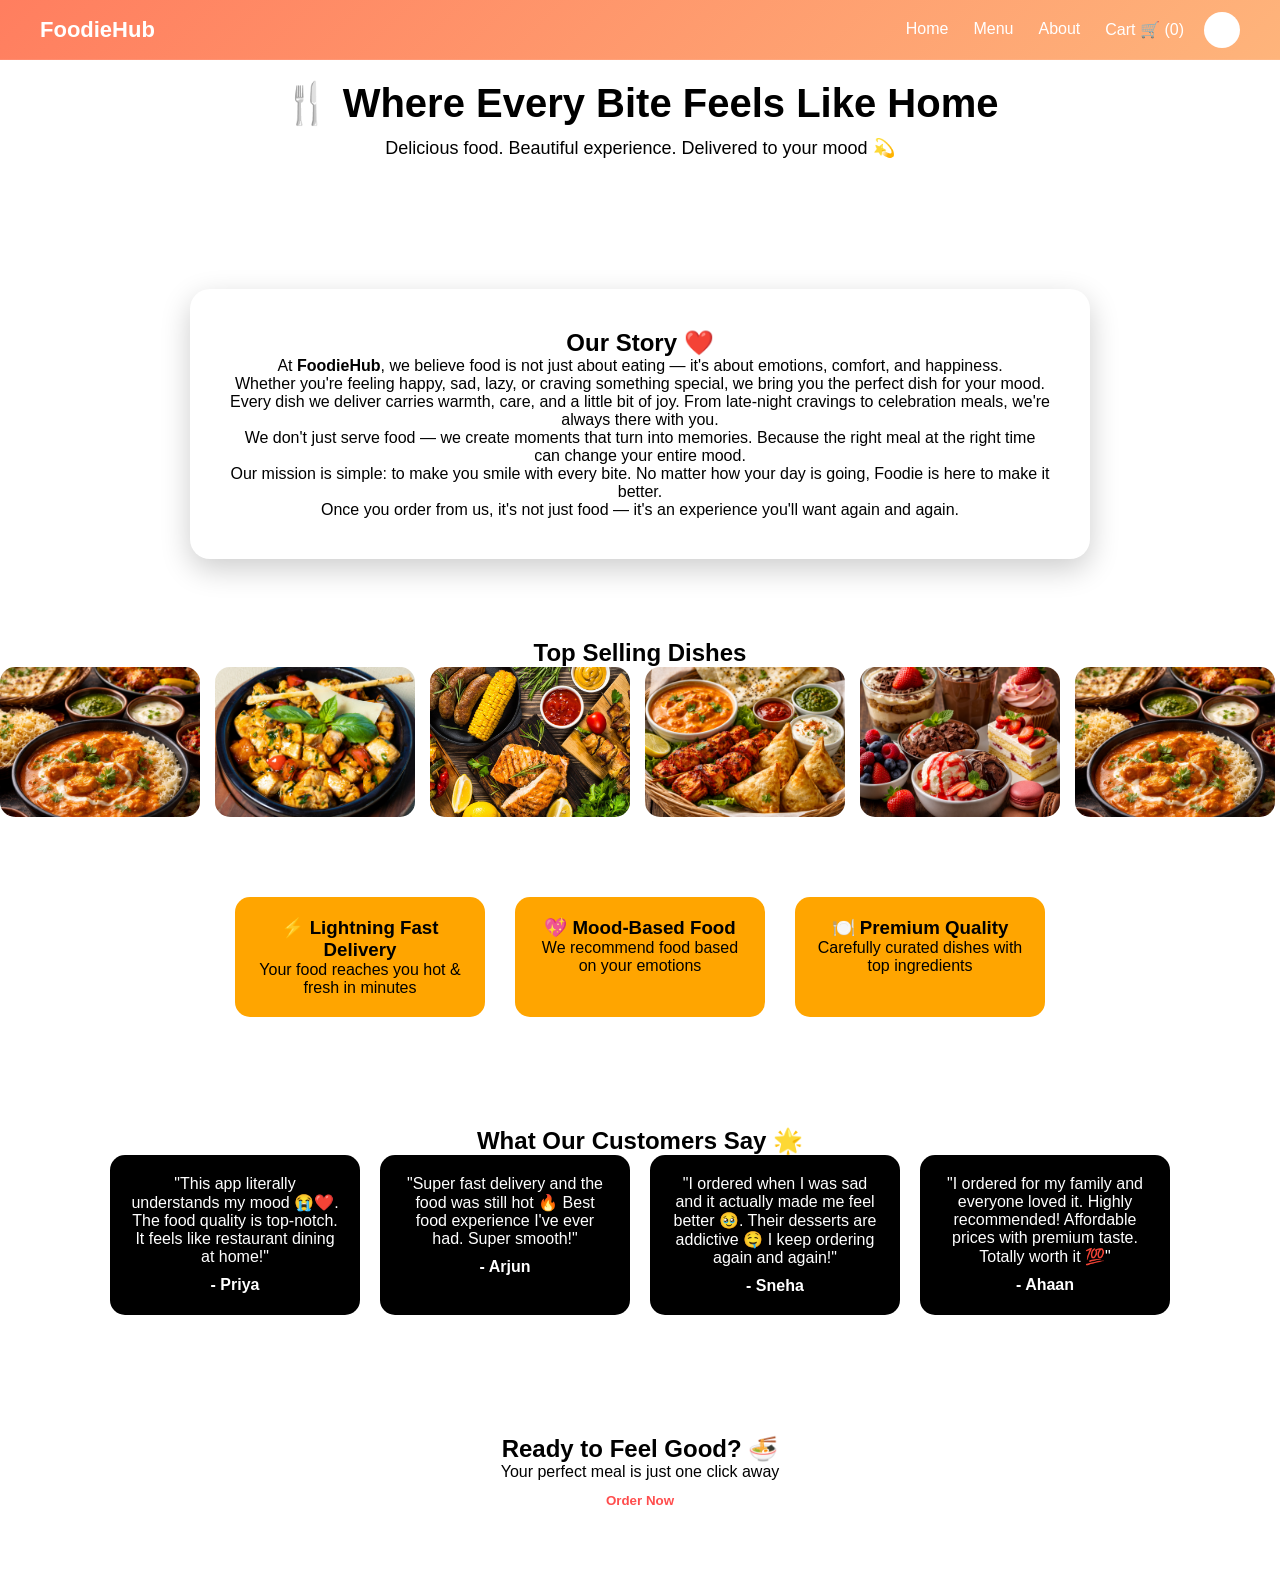
<file: about.html>
<!DOCTYPE html>
<html lang="en">
<head>
<meta charset="UTF-8">
<meta name="viewport" content="width=device-width, initial-scale=1.0">
<title>About Us - FoodieHub</title>
<link rel="stylesheet" href="style.css">
<style>
/* FOOD SLIDER */
.food-animation {
  overflow: hidden;
  width: 100%;
  padding: 30px 0;
  text-align: center;
}

.food-slider {
  display: flex;
  gap: 15px;
  width: max-content;
  animation: slide 6s infinite linear;
}

.food-slider img {
  width: 200px;
  height: 150px;
  border-radius: 15px;
  object-fit: cover;
  flex-shrink: 0;
}

@media (max-width: 768px) {
  .navbar { padding: 10px 15px; flex-wrap: nowrap; height: auto !important; align-items: center; }
  .profile { display: none; }
  .nav-right { position: absolute; top: 50px; left: 0; width: 100%; z-index: 999; }
  .nav-links { display: none !important; flex-direction: column; width: 100%; padding: 10px 0; gap: 0; background: linear-gradient(135deg, #ff7e5f, #feb47b); margin: 0; }
  .nav-links.open { display: flex !important; }
  .nav-links li { list-style: none; }
  .nav-links a { padding: 12px 20px; display: block; color: white; border-bottom: 1px solid rgba(255,255,255,0.2); }
  .about-hero { padding: 80px 15px 30px; }
  .about-hero h1 { font-size: 22px; }
  .about-hero p { font-size: 14px; }
  .story-box { padding: 20px; margin: 10px; }
  .food-slider { animation: slide 5s infinite linear; gap: 10px; }
  .food-slider img { width: 140px; height: 110px; flex-shrink: 0; }
  .about-features { flex-direction: column; align-items: center; padding: 20px; }
  .feature { width: 90%; }
  .testimonial-container { flex-direction: column; align-items: center; }
  .testimonial { width: 90%; }
  .about-cta { padding: 30px 15px; }
  .about-cta h2 { font-size: 20px; }
  .about-cta button { width: 90%; }
}

@media (max-width: 480px) {
  .about-hero h1 { font-size: 18px; }
  .feature { width: 100%; }
  .testimonial { width: 100%; }
}
</style></head>

<body>

<!-- NAVBAR -->
<nav class="navbar">
  <h2 class="nav-logo">Foodie<span>Hub</span></h2>
  <button class="hamburger" onclick="toggleMenu()" >
    <span></span><span></span><span></span>
  </button>
  <div class="nav-right">
    <ul class="nav-links">
      <li><a href="index.html?home=true">Home</a></li>
      <li><a href="menu.html">Menu</a></li>
      <li><a href="about.html">About</a></li>
      <li><a href="cart.html">Cart 🛒 (<span id="cartCount">0</span>)</a></li>
    </ul>
    <div class="profile" onclick="toggleProfile()">
      <div id="profileIcon"></div>
      <div id="profileMenu" class="hidden">
        <button onclick="logout()">Logout</button>
      </div>
    </div>
  </div>
</nav>

<!-- HERO -->
<section class="about-hero">
  <h1>🍴 Where Every Bite Feels Like Home</h1>
  <p>Delicious food. Beautiful experience. Delivered to your mood 💫</p>
</section>

<!-- STORY -->
<section class="about-story">
  <div class="story-box">
    <h2>Our Story ❤️</h2>
    <p>At <b>FoodieHub</b>, we believe food is not just about eating —
      it's about emotions, comfort, and happiness.</p>
    <p>Whether you're feeling happy, sad, lazy, or craving something special,
      we bring you the perfect dish for your mood.</p>
    <p>Every dish we deliver carries warmth, care, and a little bit of joy.
      From late-night cravings to celebration meals, we're always there with you.</p>
    <p>We don't just serve food — we create moments that turn into memories.
      Because the right meal at the right time can change your entire mood.</p>
    <p>Our mission is simple: to make you smile with every bite.
      No matter how your day is going, Foodie is here to make it better.</p>
    <p>Once you order from us, it's not just food — it's an experience you'll want again and again.</p>
  </div>  <!-- ← this closing div was missing before -->
</section>

<!-- FOOD ANIMATION -->
<section class="food-animation">
  <h2>Top Selling Dishes</h2>
  <div class="food-slider">
  <img src="food1.jpg">
  <img src="food2.jpg">
  <img src="food3.jpg">
  <img src="food5.png">
  <img src="food6.png">
  <!-- duplicate for seamless loop -->
  <img src="food1.jpg">
  <img src="food2.jpg">
  <img src="food3.jpg">
  <img src="food5.png">
  <img src="food6.png">
</div>
</section>

<!-- FEATURES -->
<section class="about-features">
  <div class="feature">
    <h3>⚡ Lightning Fast Delivery</h3>
    <p>Your food reaches you hot & fresh in minutes</p>
  </div>
  <div class="feature">
    <h3>💖 Mood-Based Food</h3>
    <p>We recommend food based on your emotions</p>
  </div>
  <div class="feature">
    <h3>🍽️ Premium Quality</h3>
    <p>Carefully curated dishes with top ingredients</p>
  </div>
</section>

<!-- TESTIMONIALS -->
<section class="testimonials">
  <h2>What Our Customers Say 🌟</h2>
  <div class="testimonial-container">
    <div class="testimonial">
      <p>"This app literally understands my mood 😭❤️. The food quality is top-notch. It feels like restaurant dining at home!"</p>
      <h4>- Priya</h4>
    </div>
    <div class="testimonial">
      <p>"Super fast delivery and the food was still hot 🔥 Best food experience I've ever had. Super smooth!"</p>
      <h4>- Arjun</h4>
    </div>
    <div class="testimonial">
      <p>"I ordered when I was sad and it actually made me feel better 🥹. Their desserts are addictive 🤤 I keep ordering again and again!"</p>
      <h4>- Sneha</h4>
    </div>
    <div class="testimonial">
      <p>"I ordered for my family and everyone loved it. Highly recommended! Affordable prices with premium taste. Totally worth it 💯"</p>
      <h4>- Ahaan</h4>
    </div>
  </div>
</section>

<!-- CTA -->
<section class="about-cta">
  <h2>Ready to Feel Good? 🍜</h2>
  <p>Your perfect meal is just one click away</p>
  <button onclick="goHome()">Order Now</button>
</section>

<div id="toast" class="toast">Item added</div>
<div id="miniCart" class="mini-cart hidden">
  <span id="miniText">0 items | ₹0</span>
  <button onclick="window.location.href='cart.html'">View Cart</button>
</div>

<script>
function goHome() {
  window.location.href = "index.html?home=true";
}
</script>
<script src="script.js"></script>

</body>
</html>
</file>
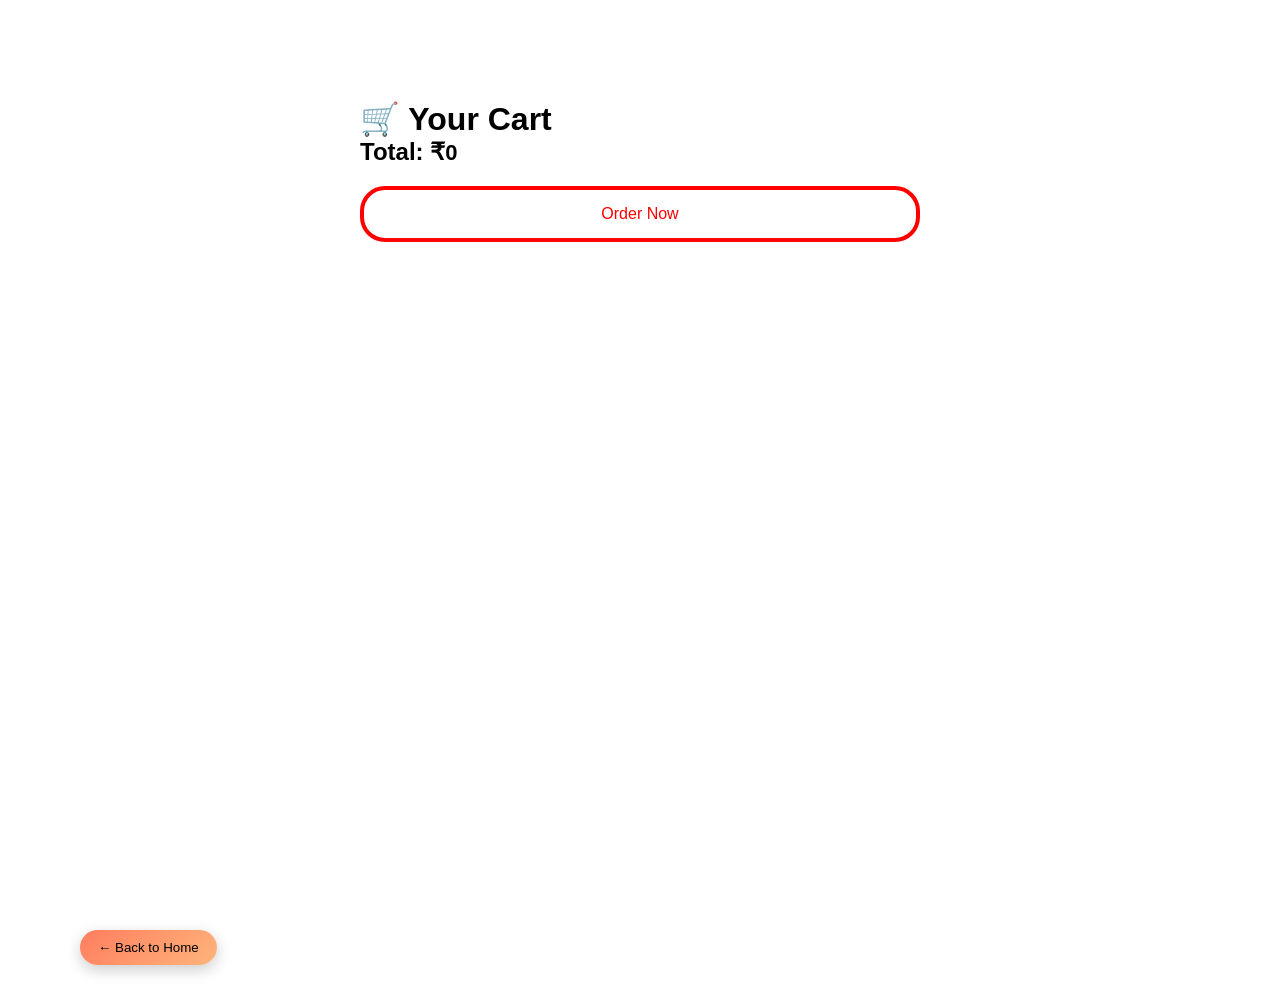
<file: cart.html>
<!DOCTYPE html>
<html lang="en">
<head>
<meta charset="UTF-8">
<meta name="viewport" content="width=device-width, initial-scale=1.0">
<title>Cart</title>
<link rel="stylesheet" href="style.css">
<style>
@media (max-width: 768px) {
  .cart-page {
    padding: 20px 15px 40px;
  }
  .cart-item {
    flex-wrap: wrap;
    gap: 10px;
  }
  .cart-img {
    width: 60px;
    height: 60px;
  }
  .cart-details h4 {
    font-size: 14px;
  }
  .order-btn {
    width: 100%;
    font-size: 14px;
    padding: 12px;
  }
  .back-btn {
    display: block;
    margin: 15px auto;
    width: 90%;
    text-align: center;
  }
  h1 {
    font-size: 22px;
  }
  h2 {
    font-size: 18px;
  }
  #paymentSection button {
    width: 100%;
    margin: 8px 0;
    display: block;
  }
  #upi {
    width: 100%;
    padding: 10px;
    margin-top: 10px;
    box-sizing: border-box;
  }
  .qty-box {
    margin-top: 5px;
  }
  .delete {
    align-self: center;
  }
}
</style>
</head>
<body>

<div class="cart-page">
  <h1>🛒 Your Cart</h1>
  <div id="cartItems"></div>
  <h2>Total: ₹<span id="total">0</span></h2>
  <button class="order-btn" onclick="showPayment()">Order Now</button>

  <!-- PAYMENT SECTION -->
  <div id="paymentSection" class="hidden">
    <h3>Select Payment Method</h3><br>
    <button onclick="cashOnDelivery()" style="color:black; border:2px solid red;">Cash on Delivery</button>
    <button onclick="showUPI()" style="color:black; border:2px solid red;">Online Payment</button>
    <div id="upiBox" class="hidden">
      <input type="text" id="upi" placeholder="Enter UPI ID">
      <div id="paymentLoader" class="hidden loader-box">
        <div class="spinner"></div>
        <p>Verifying UPI...</p>
      </div>
      <button class="pay-btn" onclick="payNow()">Pay</button>
    </div>
  </div>
</div>

<button class="back-btn" onclick="goHome()">← Back to Home</button>
<script src="script.js"></script>

</body>
</html>
</file>
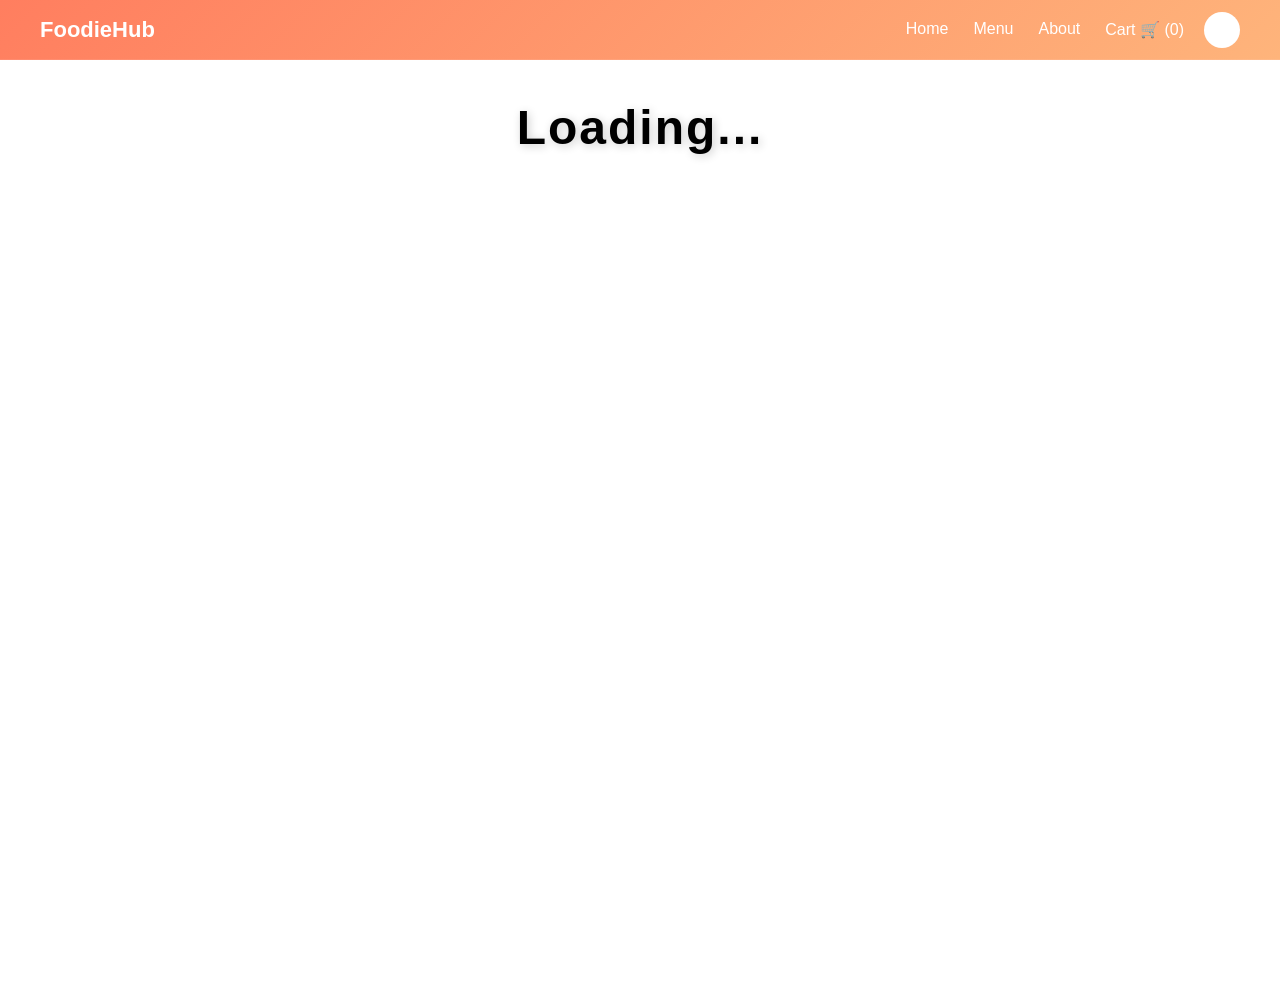
<file: cuisine.html>
<!DOCTYPE html>
<html lang="en">
<head>
    <meta charset="UTF-8">
    <meta name="viewport" content="width=device-width, initial-scale=1.0">
    <title>Cuisine Menu</title>
    <link rel="stylesheet" href="style.css">
</head>
<body class="cuisine-page-body"> <nav class="navbar">
        <h2 class="nav-logo">Foodie<span>Hub</span></h2>
        <button class="hamburger" onclick="toggleMenu()" >
  <span></span><span></span><span></span>
</button>
<div class="nav-right">

        <ul class="nav-links">
            <li><a href="index.html?home=true">Home</a></li>
            <li><a href="menu.html">Menu</a></li>
      <li><a href="about.html">About</a></li>
      <a href="cart.html">Cart 🛒 (<span id="cartCount">0</span>)</a>
     </ul>
     <div class="profile" onclick="toggleProfile()">
    <div id="profileIcon"></div>

    <div id="profileMenu" class="hidden">
      <button onclick="logout()">Logout</button>
    </div>
  </div>
  </div>  
  </nav>

    <section class="cuisine-page">
           <h1 id="cuisineTitle">Loading...</h1>
        <p id="cuisineDescription"></p>
        
        <div id="foodContainer" class="food-grid"></div>
    </section>

        
       
   
       
       
    
<div id="toast" class="toast">Item added</div>
<div id="miniCart" class="mini-cart hidden">
  <span id="miniText">0 items | ₹0</span>
  <button onclick="window.location.href='cart.html'">View Cart</button>
</div>
<script src="script.js"></script>
<script>
  // Force call AFTER everything loads
  window.onload = function() {
    const params = new URLSearchParams(window.location.search);
    const cuisineType = params.get("type");
    const mood = params.get("mood");

    console.log("CUISINE TYPE:", cuisineType);
    console.log("MOOD:", mood);

    if (cuisineType) {
      showCuisine(cuisineType);
    } else if (mood) {
      showMoodFood(mood);
    }
  };

</script>
 <button class="back-btn" onclick="goHome()">← Back to Home</button>

</body>
</html>
</file>
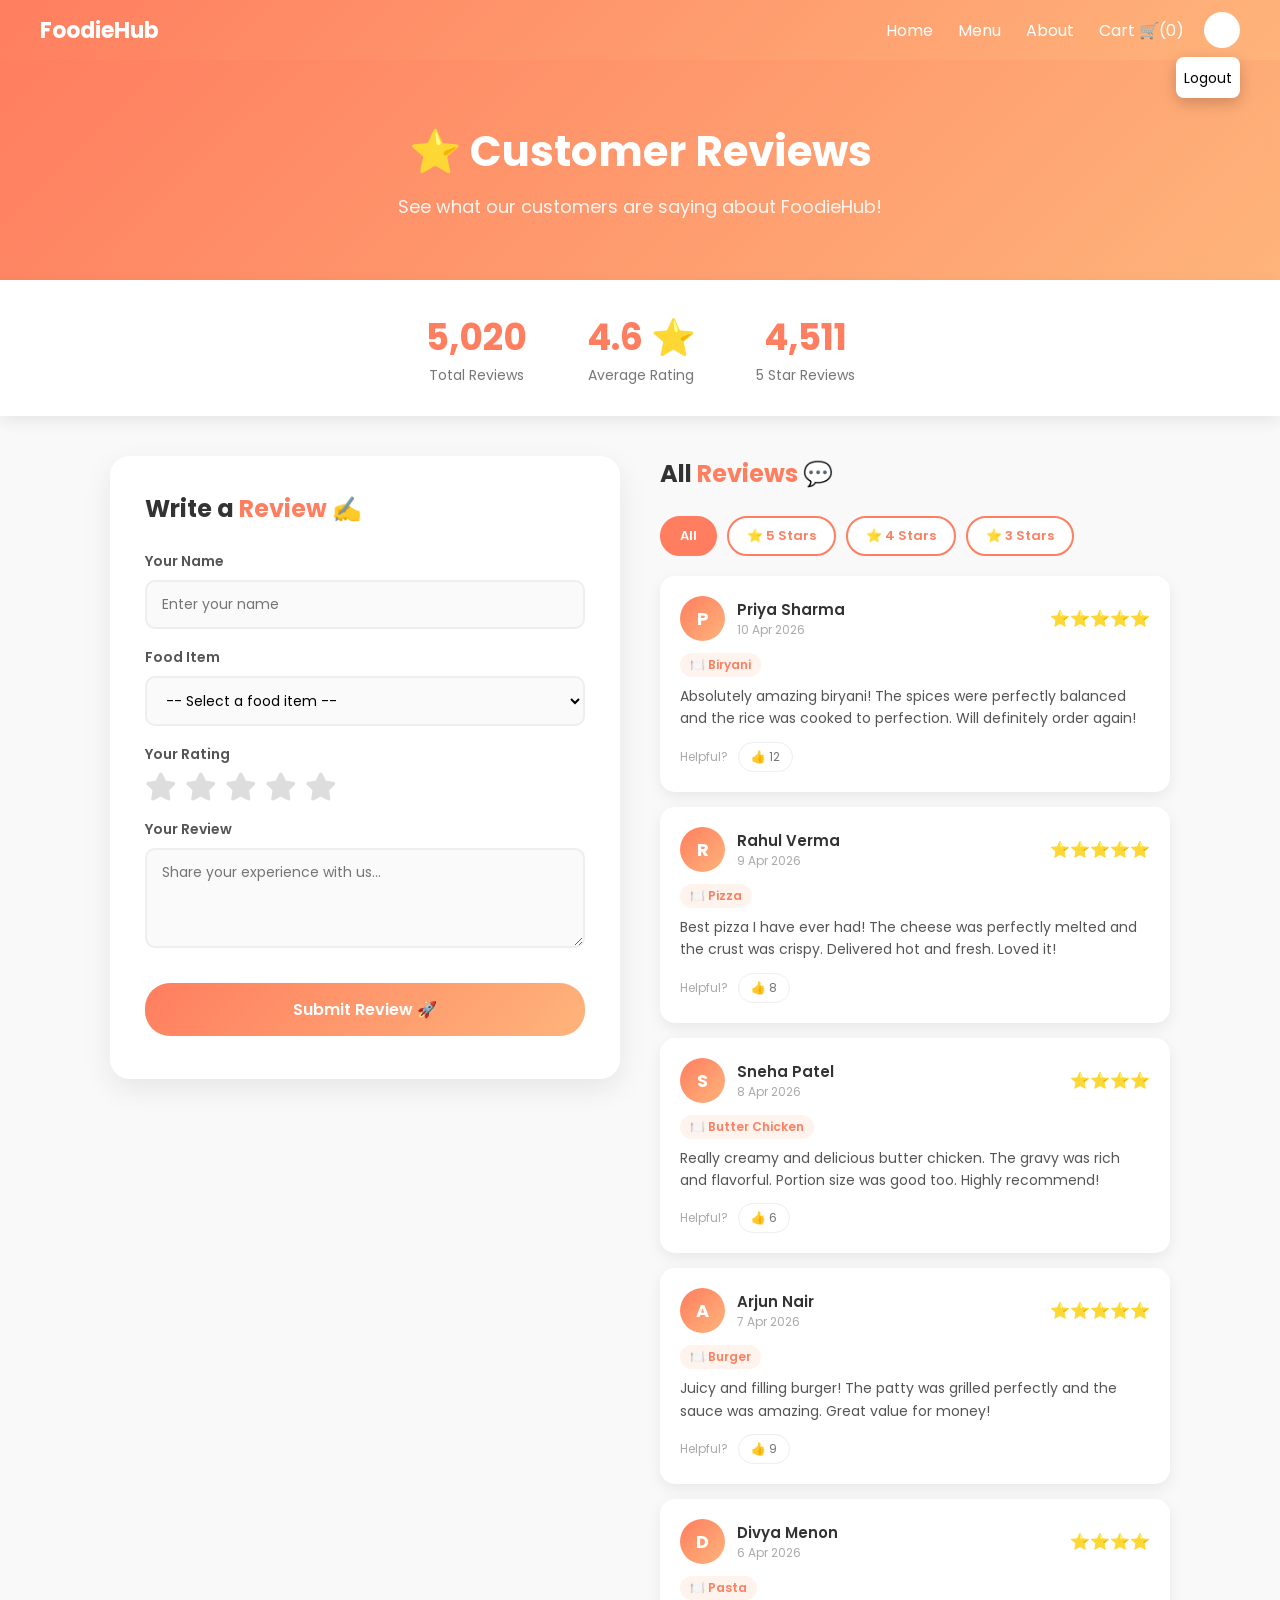
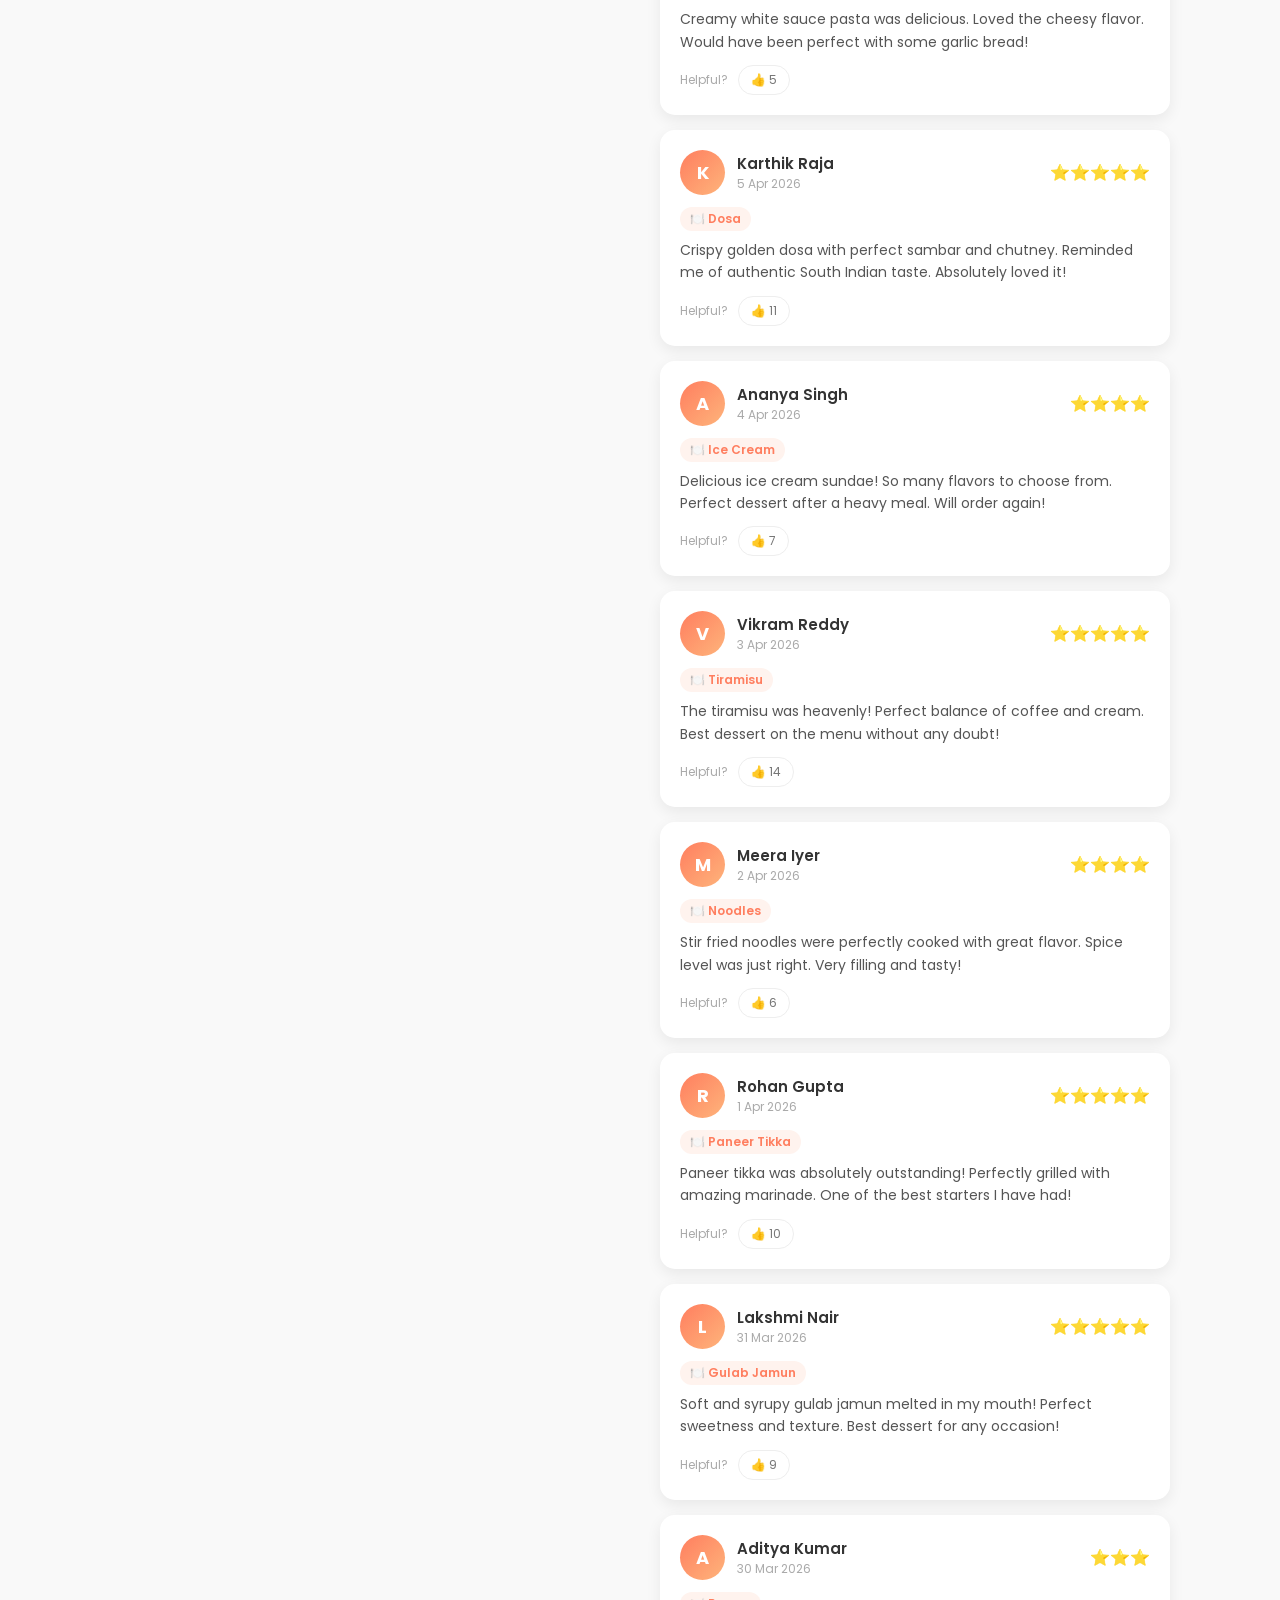
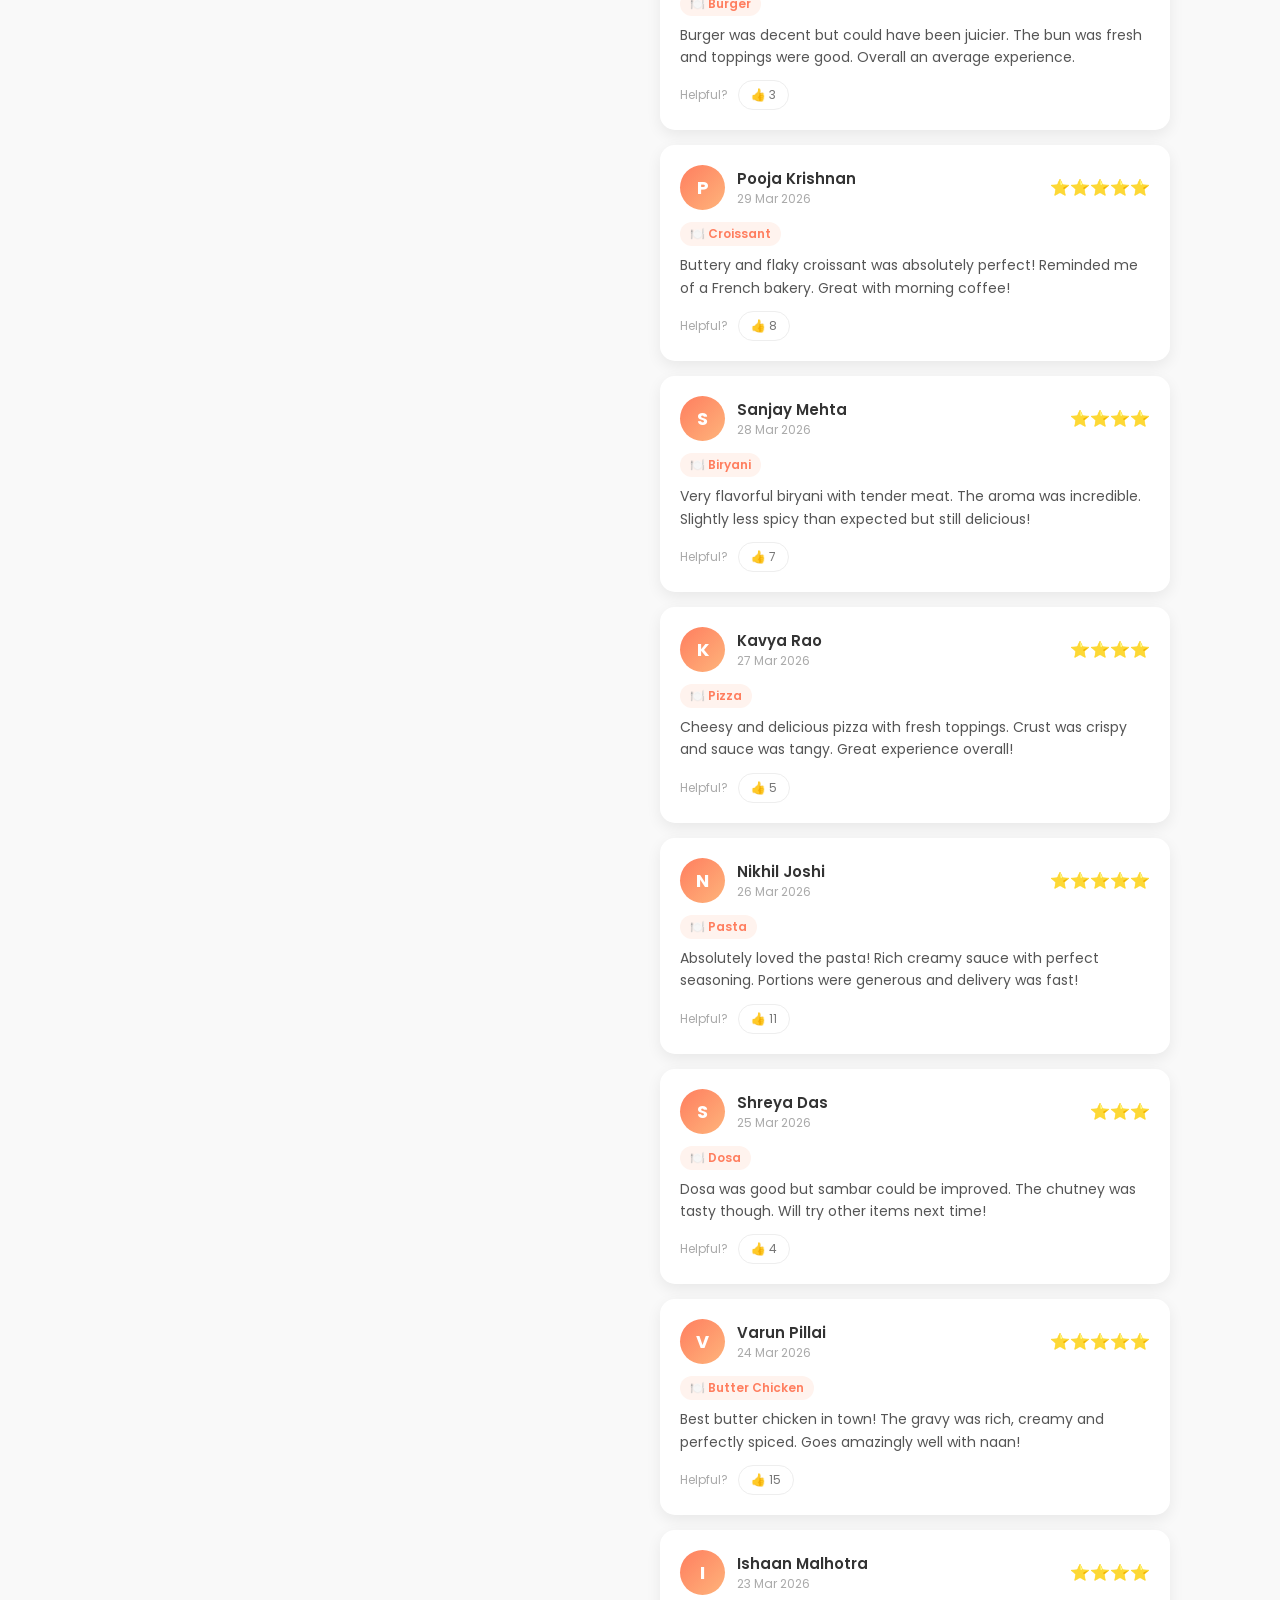
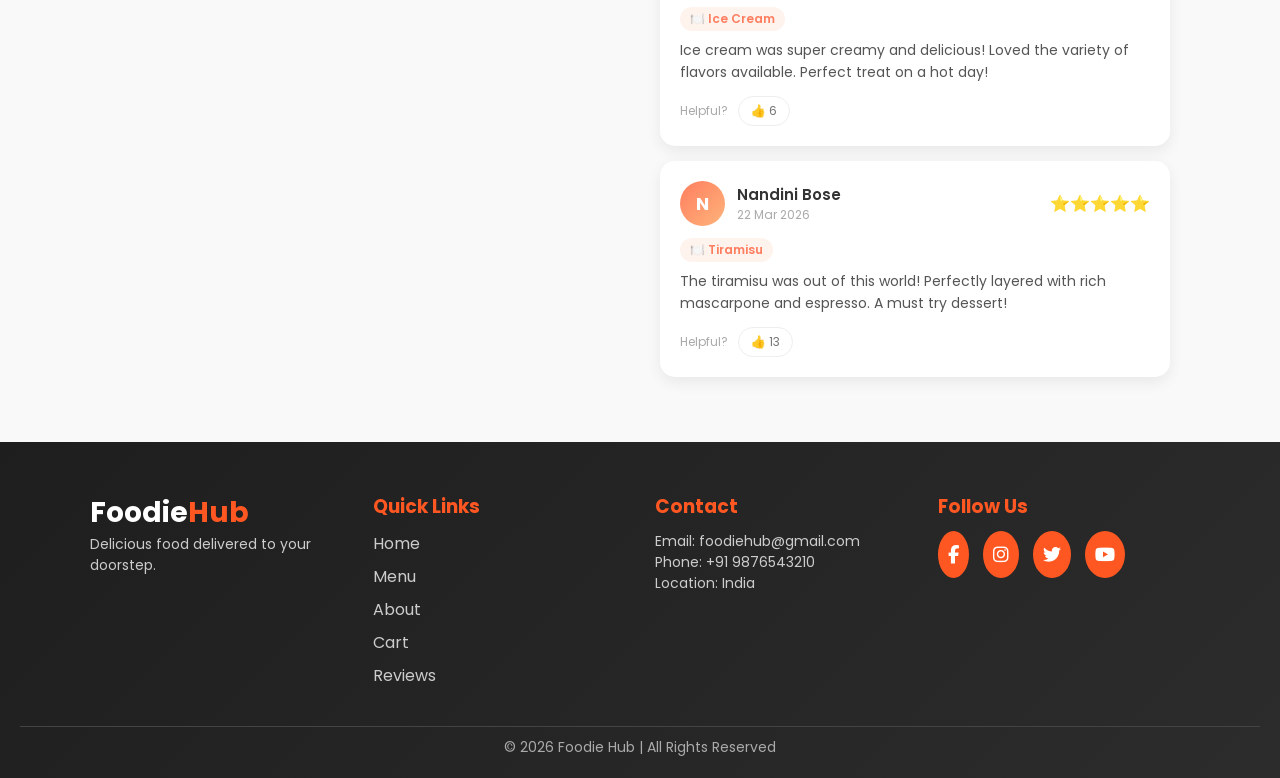
<file: Reviews.html>
<!DOCTYPE html>
<html lang="en">
<head>
  <meta charset="UTF-8">
  <meta name="viewport" content="width=device-width, initial-scale=1.0">
  <title>Reviews - FoodieHub</title>
  <link href="https://fonts.googleapis.com/css2?family=Poppins:wght@300;500;700&display=swap" rel="stylesheet">
  <link rel="stylesheet" href="https://cdnjs.cloudflare.com/ajax/libs/font-awesome/6.5.0/css/all.min.css">
  <style>
    * { margin: 0; padding: 0; box-sizing: border-box; font-family: 'Poppins', sans-serif; }

    body { background: #f9f9f9; color: #333; }

    /* NAVBAR */
    .navbar {
      position: fixed;
      top: 0;
      width: 100%;
      padding: 15px 40px;
      display: flex;
      justify-content: space-between;
      align-items: center;
      height: 60px;
      background: linear-gradient(135deg, #ff7e5f, #feb47b);
      z-index: 1000;
    }
    .nav-logo { font-size: 22px; font-weight: bold; color: white; text-decoration: none; }
    .nav-logo span { color: white; }
    .nav-links { list-style: none; display: flex; gap: 25px; }
    .nav-links a { text-decoration: none; color: white; font-size: 16px; transition: 0.3s; }
    .nav-links a:hover { color: black; }

    /* HERO */
    .reviews-hero {
      margin-top: 60px;
      background: linear-gradient(135deg, #ff7e5f, #feb47b);
      padding: 60px 20px;
      text-align: center;
      color: white;
    }
    .reviews-hero h1 { font-size: 42px; font-weight: 700; }
    .reviews-hero p { font-size: 18px; margin-top: 10px; opacity: 0.9; }

    /* STATS */
    .stats-bar {
      display: flex;
      justify-content: center;
      gap: 60px;
      background: white;
      padding: 30px 20px;
      box-shadow: 0 5px 15px rgba(0,0,0,0.08);
      flex-wrap: wrap;
    }
    .stat { text-align: center; }
    .stat h2 { font-size: 36px; color: #ff7e5f; font-weight: 700; }
    .stat p { font-size: 14px; color: #777; }

    /* MAIN CONTENT */
    .reviews-container {
      max-width: 1100px;
      margin: 40px auto;
      padding: 0 20px;
      display: grid;
      grid-template-columns: 1fr 1fr;
      gap: 40px;
    }

    @media (max-width: 768px) {
      .reviews-container { grid-template-columns: 1fr; }
    }

    /* SUBMIT FORM */
    .submit-section {
      background: white;
      border-radius: 20px;
      padding: 35px;
      box-shadow: 0 10px 30px rgba(0,0,0,0.08);
      height: fit-content;
    }
    .submit-section h2 {
      font-size: 24px;
      color: #333;
      margin-bottom: 25px;
    }
    .submit-section h2 span { color: #ff7e5f; }

    .form-group { margin-bottom: 18px; }
    .form-group label {
      display: block;
      font-size: 14px;
      font-weight: 600;
      color: #555;
      margin-bottom: 8px;
    }
    .form-group input,
    .form-group textarea,
    .form-group select {
      width: 100%;
      padding: 12px 15px;
      border: 2px solid #eee;
      border-radius: 10px;
      font-size: 14px;
      font-family: 'Poppins', sans-serif;
      outline: none;
      transition: 0.3s;
      background: #fafafa;
    }
    .form-group input:focus,
    .form-group textarea:focus,
    .form-group select:focus {
      border-color: #ff7e5f;
      background: white;
    }
    .form-group textarea { resize: vertical; min-height: 100px; }

    /* STAR RATING INPUT */
    .star-input { display: flex; gap: 8px; margin-top: 5px; }
    .star-input i {
      font-size: 28px;
      color: #ddd;
      cursor: pointer;
      transition: 0.2s;
    }
    .star-input i:hover,
    .star-input i.active { color: #ffc107; }

    .submit-btn {
      width: 100%;
      padding: 14px;
      background: linear-gradient(135deg, #ff7e5f, #feb47b);
      color: white;
      border: none;
      border-radius: 25px;
      font-size: 16px;
      font-weight: 600;
      cursor: pointer;
      transition: 0.3s;
      margin-top: 10px;
    }
    .submit-btn:hover { transform: scale(1.03); box-shadow: 0 5px 15px rgba(255,126,95,0.4); }

    #formError { color: red; font-size: 13px; margin-top: 8px; }
    #formSuccess { color: green; font-size: 13px; margin-top: 8px; }

    /* REVIEWS LIST */
    .reviews-list-section h2 {
      font-size: 24px;
      color: #333;
      margin-bottom: 25px;
    }
    .reviews-list-section h2 span { color: #ff7e5f; }

    /* FILTER */
    .filter-bar {
      display: flex;
      gap: 10px;
      margin-bottom: 20px;
      flex-wrap: wrap;
    }
    .filter-btn {
      padding: 8px 18px;
      border: 2px solid #ff7e5f;
      background: white;
      color: #ff7e5f;
      border-radius: 20px;
      cursor: pointer;
      font-size: 13px;
      font-weight: 600;
      transition: 0.3s;
    }
    .filter-btn.active,
    .filter-btn:hover {
      background: #ff7e5f;
      color: white;
    }

    /* REVIEW CARD */
    .review-card {
      background: white;
      border-radius: 15px;
      padding: 20px;
      margin-bottom: 15px;
      box-shadow: 0 5px 15px rgba(0,0,0,0.07);
      transition: 0.3s;
      animation: fadeInUp 0.4s ease forwards;
    }
    .review-card:hover { transform: translateY(-3px); box-shadow: 0 10px 25px rgba(0,0,0,0.1); }

    @keyframes fadeInUp {
      from { opacity: 0; transform: translateY(20px); }
      to { opacity: 1; transform: translateY(0); }
    }

    .review-header {
      display: flex;
      justify-content: space-between;
      align-items: center;
      margin-bottom: 10px;
    }
    .reviewer-info { display: flex; align-items: center; gap: 12px; }
    .avatar {
      width: 45px;
      height: 45px;
      border-radius: 50%;
      background: linear-gradient(135deg, #ff7e5f, #feb47b);
      display: flex;
      align-items: center;
      justify-content: center;
      color: white;
      font-weight: 700;
      font-size: 18px;
    }
    .reviewer-name { font-weight: 600; font-size: 15px; color: #333; }
    .review-date { font-size: 12px; color: #aaa; }
    .review-stars { color: #ffc107; font-size: 16px; }
    .review-food-tag {
      display: inline-block;
      background: #fff3ee;
      color: #ff7e5f;
      padding: 3px 10px;
      border-radius: 20px;
      font-size: 12px;
      font-weight: 600;
      margin-bottom: 8px;
    }
    .review-text { font-size: 14px; color: #555; line-height: 1.6; }

    /* HELPFUL */
    .helpful-row {
      display: flex;
      align-items: center;
      gap: 10px;
      margin-top: 12px;
    }
    .helpful-btn {
      background: none;
      border: 1px solid #eee;
      padding: 5px 12px;
      border-radius: 20px;
      font-size: 12px;
      color: #777;
      cursor: pointer;
      transition: 0.3s;
    }
    .helpful-btn:hover { border-color: #ff7e5f; color: #ff7e5f; background: #fff3ee; }

    /* TOAST */
    #toast {
      position: fixed;
      top: -100px;
      left: 50%;
      transform: translateX(-50%);
      background: linear-gradient(135deg, #ff7e5f, #feb47b);
      color: white;
      padding: 14px 25px;
      border-radius: 30px;
      font-weight: 500;
      box-shadow: 0 8px 25px rgba(0,0,0,0.2);
      transition: top 0.5s ease;
      z-index: 9999;
      pointer-events: none;
    }
    #toast.show { top: 80px; }

    /* FOOTER */
    .footer {
      background: linear-gradient(135deg, #1e1e1e, #2c2c2c);
      color: #fff;
      padding: 50px 20px 20px;
      margin-top: 50px;
    }
    .footer-container {
      display: grid;
      grid-template-columns: repeat(auto-fit, minmax(220px, 1fr));
      gap: 30px;
      max-width: 1100px;
      margin: 0 auto;
    }
    .footer-logo { font-size: 28px; font-weight: bold; }
    .footer-logo span { color: #ff5722; }
    .footer-section h3 { margin-bottom: 10px; color: #ff5722; }
    .footer-section p { font-size: 14px; color: #ccc; }
    .footer-section ul { list-style: none; padding: 0; }
    .footer-section ul li { margin: 8px 0; }
    .footer-section ul li a { text-decoration: none; color: #ccc; transition: 0.3s; }
    .footer-section ul li a:hover { color: #ff5722; }
    .social-icons a {
      display: inline-block;
      margin-right: 10px;
      font-size: 18px;
      color: #fff;
      background: #ff5722;
      padding: 10px;
      border-radius: 50%;
      transition: 0.3s;
    }
    .social-icons a:hover { transform: scale(1.2); }
    .footer-bottom {
      text-align: center;
      margin-top: 30px;
      border-top: 1px solid #444;
      padding-top: 10px;
      font-size: 14px;
      color: #aaa;
    }

    /* NO REVIEWS */
    .no-reviews {
      text-align: center;
      padding: 40px;
      color: #aaa;
      font-size: 16px;
    }
    .no-reviews i { font-size: 48px; color: #ffcdb8; margin-bottom: 10px; display: block; }

.profile {
  position: relative;
}

#profileMenu {
  position: absolute;
  top: 45px;
  right: 0;
  background: white;
  padding: 8px;
  border-radius: 8px;
  box-shadow: 0 5px 15px rgba(0,0,0,0.2);
}
#profileMenu button {
  background: none;
  border: none;
  cursor: pointer;
  font-size: 14px;
  color: black;
}
#profileIcon {
  width: 36px;
  height: 36px;
  border-radius: 50%;
  background: white;
  color: #f28c63;
  display: flex;
  align-items: center;
  justify-content: center;
  font-weight: bold;
  cursor: pointer;
}
.nav-right {
  display: flex;
  align-items: center;
  gap: 20px;
}

/* ===== MOBILE RESPONSIVENESS ===== */

@media (max-width: 768px) {

  /* NAVBAR */
  .navbar {
    padding: 10px 15px;
    flex-wrap: wrap;
    height: auto;
  }

  .nav-links {
    display: none;        /* hidden by default on mobile */
    flex-direction: column;
    width: 100%;
    background: linear-gradient(135deg, #ff7e5f, #feb47b);
    padding: 10px 0;
    gap: 10px;
  }

  .nav-links.open {
    display: flex;        /* shown when hamburger is clicked */
  }

  .nav-links a {
    font-size: 15px;
    padding: 8px 20px;
  }

  /* HAMBURGER BUTTON */
  .hamburger {
    display: flex;
    flex-direction: column;
    gap: 5px;
    cursor: pointer;
    padding: 5px;
  }

  .hamburger span {
    width: 22px;
    height: 2px;
    background: white;
    border-radius: 2px;
    display: block;
    transition: 0.3s;
  }

  /* HERO SLIDER */
  .hero {
    height: 40vh;
  }

  .overlay h1 {
    font-size: 1.8rem;
  }

  /* MOOD BUTTONS */
  .mood-buttons {
    gap: 10px;
  }

  .mood-buttons button {
    padding: 8px 14px;
    font-size: 13px;
  }

  /* CUISINE GRID */
  .cuisine {
    padding: 40px 15px;
  }

  .cuisine-grid {
    gap: 20px;
  }

  .cuisine-card {
    width: 150px;
  }

  /* FOOD GRID */
  .food-grid {
    grid-template-columns: repeat(2, 1fr);
    gap: 15px;
    padding: 20px 10px;
  }

  .food-card img {
    height: 160px;
  }

  /* TRENDING GRID */
  .trending-grid {
    grid-template-columns: repeat(2, 1fr);
    gap: 15px;
  }

  /* MINI CART */
  .mini-cart {
    bottom: 15px !important;
    right: 15px;
    left: 15px;
    justify-content: space-between;
    font-size: 13px;
  }

  /* LOGIN CARD */
  .login-card {
    width: 90%;
    padding: 20px;
  }

  /* FOOTER */
  .footer-container {
    grid-template-columns: 1fr;
    gap: 20px;
  }

  /* CART PAGE */
  .cart-page {
    padding: 80px 15px;
  }

  .cart-item {
    flex-wrap: wrap;
    gap: 10px;
  }

  /* SEASON SECTION */
  .season {
    padding: 30px 10px;
  }

  /* BACK BUTTON */
  .back-btn {
    margin: 20px 15px;
  }

  /* CUISINE PAGE */
  .cuisine-page {
    padding: 80px 15px;
  }
}

@media (max-width: 480px) {
  /* Very small phones — single column */
  .food-grid {
    grid-template-columns: 1fr;
  }

  .trending-grid {
    grid-template-columns: 1fr;
  }

  .cuisine-grid {
    flex-direction: column;
    align-items: center;
  }

  .cuisine-card {
    width: 90%;
  }

  .overlay h1 {
    font-size: 1.4rem;
  }

  .food-card img {
    height: 200px;
  }
}

</style>
</head>
<body>

<!-- NAVBAR -->
<nav class="navbar">
  <a href="index.html?home=true" class="nav-logo">Foodie<span>Hub</span></a>
  <button class="hamburger" onclick="toggleMenu()" >
  <span></span><span></span><span></span>
</button>
<div class="nav-right">
  <ul class="nav-links">
    <li><a href="index.html?home=true">Home</a></li>
    <li><a href="menu.html">Menu</a></li>
    <li><a href="about.html">About</a></li>
    <li><a href="cart.html">Cart 🛒(<span id="cartCount">0</span>)</a></li>
    </ul>
<div class="profile" onclick="toggleProfile()">
    <div id="profileIcon"></div>

    <div id="profileMenu" class="hidden">
      <button onclick="logout()">Logout</button>
    </div>
  </div>
</div>
</nav>

<!-- HERO -->
<div class="reviews-hero">
  <h1>⭐ Customer Reviews</h1>
  <p>See what our customers are saying about FoodieHub!</p>
</div>

<!-- STATS -->
<div class="stats-bar">
  <div class="stat">
    <h2 id="totalReviews">0</h2>
    <p>Total Reviews</p>
  </div>
  <div class="stat">
    <h2 id="avgRating">0.0</h2>
    <p>Average Rating</p>
  </div>
  <div class="stat">
    <h2 id="fiveStars">0</h2>
    <p>5 Star Reviews</p>
  </div>
</div>

<!-- MAIN -->
<div class="reviews-container">

  <!-- SUBMIT FORM -->
  <div class="submit-section">
    <h2>Write a <span>Review</span> ✍️</h2>

    <div class="form-group">
      <label>Your Name</label>
      <input type="text" id="reviewName" placeholder="Enter your name">
    </div>

    <div class="form-group">
      <label>Food Item</label>
      <select id="reviewFood">
        <option value="">-- Select a food item --</option>
        <option>Pizza</option>
        <option>Biryani</option>
        <option>Burger</option>
        <option>Pasta</option>
        <option>Ice Cream</option>
        <option>Noodles</option>
        <option>Dosa</option>
        <option>Noodles</option>
        <option>Pasta</option>
        <option>Risotto</option>
        <option>Caprese Salad</option>
        <option>Steak</option>
        <option>Ratatouille</option>
        <option>chapathi</option>
        <option>tandoori roti</option>
        <option>brownie</option>
        <option>cake</option>
        <option>Butter Chicken</option>
        <option>Croissant</option>
        <option>Tiramisu</option>
        <option>Other</option>
      </select>
    </div>

    <div class="form-group">
      <label>Your Rating</label>
      <div class="star-input" id="starInput">
        <i class="fas fa-star" data-val="1"></i>
        <i class="fas fa-star" data-val="2"></i>
        <i class="fas fa-star" data-val="3"></i>
        <i class="fas fa-star" data-val="4"></i>
        <i class="fas fa-star" data-val="5"></i>
      </div>
    </div>

    <div class="form-group">
      <label>Your Review</label>
      <textarea id="reviewText" placeholder="Share your experience with us..."></textarea>
    </div>

    <button class="submit-btn" onclick="submitReview()">Submit Review 🚀</button>
    <p id="formError"></p>
    <p id="formSuccess"></p>
  </div>

  <!-- REVIEWS LIST -->
  <div class="reviews-list-section">
    <h2>All <span>Reviews</span> 💬</h2>

    <div class="filter-bar">
      <button class="filter-btn active" onclick="filterReviews('all', this)">All</button>
      <button class="filter-btn" onclick="filterReviews(5, this)">⭐ 5 Stars</button>
      <button class="filter-btn" onclick="filterReviews(4, this)">⭐ 4 Stars</button>
      <button class="filter-btn" onclick="filterReviews(3, this)">⭐ 3 Stars</button>
    </div>

    <div id="reviewsList"></div>
  </div>

</div>

<!-- FOOTER -->
<footer class="footer">
  <div class="footer-container">
    <div class="footer-section">
      <h1 class="footer-logo">Foodie<span>Hub</span></h1>
      <p>Delicious food delivered to your doorstep.</p>
    </div>
    <div class="footer-section">
      <h3>Quick Links</h3>
      <ul>
        <li><a href="index.html?home=true">Home</a></li>
        <li><a href="menu.html">Menu</a></li>
        <li><a href="about.html">About</a></li>
        <li><a href="cart.html">Cart</a></li>
        <li><a href="reviews.html">Reviews</a></li>
      </ul>
    </div>
    <div class="footer-section">
      <h3>Contact</h3>
      <p>Email: foodiehub@gmail.com</p>
      <p>Phone: +91 9876543210</p>
      <p>Location: India</p>
    </div>
    <div class="footer-section">
      <h3>Follow Us</h3>
      <div class="social-icons">
        <a href="https://www.geeksforgeeks.org/"><i class="fab fa-facebook-f"></i></a>
        <a href="https://www.w3schools.com/"><i class="fab fa-instagram"></i></a>
        <a href="https://x.com/Fooddotcom"><i class="fab fa-twitter"></i></a>
        <a href="http://www.youtube.com/@FoodLinkyt"><i class="fab fa-youtube"></i></a>

      </div>
    </div>
  </div>
  <div class="footer-bottom">
    <p>© 2026 Foodie Hub | All Rights Reserved</p>
  </div>
</footer>

<div id="toast">Review submitted!</div>

<script>
let cart = JSON.parse(localStorage.getItem("cart")) || [];

function updateCartCount() {
  let count = cart.reduce((s, i) => s + i.qty, 0);
  let el = document.getElementById("cartCount");
  if (el) el.innerText = count;
}

updateCartCount();
// Profile
// ADD THIS:
let user = localStorage.getItem("user");
let profileIcon = document.getElementById("profileIcon");
if (profileIcon && user) {
  profileIcon.innerText = user.charAt(0).toUpperCase();
}
function toggleProfile() {
  let menu = document.getElementById("profileMenu");
  menu.style.display = menu.style.display === "none" ? "block" : "none";
}

function logout() {
  window.location.href = "index.html";
}
  let selectedRating = 0;

  // STAR INPUT
  const stars = document.querySelectorAll('#starInput i');
  stars.forEach(star => {
    star.addEventListener('mouseover', () => {
      let val = parseInt(star.dataset.val);
      stars.forEach((s, i) => {
        s.classList.toggle('active', i < val);
      });
    });
    star.addEventListener('mouseout', () => {
      stars.forEach((s, i) => {
        s.classList.toggle('active', i < selectedRating);
      });
    });
    star.addEventListener('click', () => {
      selectedRating = parseInt(star.dataset.val);
      stars.forEach((s, i) => {
        s.classList.toggle('active', i < selectedRating);
      });
    });
  });

  // SUBMIT REVIEW
  function submitReview() {
    let name = document.getElementById("reviewName").value.trim();
    let food = document.getElementById("reviewFood").value;
    let text = document.getElementById("reviewText").value.trim();
    let error = document.getElementById("formError");
    let success = document.getElementById("formSuccess");

    error.innerText = "";
    success.innerText = "";

    if (!name) { error.innerText = "Please enter your name"; return; }
    if (name.length < 3) { error.innerText = "Name must be at least 3 characters"; return; }
    if (!/^[a-zA-Z ]+$/.test(name)) { error.innerText = "Name should contain only letters"; return; }
    if (!food) { error.innerText = "Please select a food item"; return; }
    if (selectedRating === 0) { error.innerText = "Please select a rating"; return; }
    if (!text) { error.innerText = "Please write your review"; return; }
    if (text.length < 10) { error.innerText = "Review must be at least 10 characters"; return; }

    let reviews = JSON.parse(localStorage.getItem("reviews")) || [];
    let review = {
      name,
      food,
      rating: selectedRating,
      text,
      date: new Date().toLocaleDateString('en-IN', { day: 'numeric', month: 'short', year: 'numeric' }),
      helpful: 0
    };

    reviews.unshift(review);
    localStorage.setItem("reviews", JSON.stringify(reviews));

    // reset form
    document.getElementById("reviewName").value = "";
    document.getElementById("reviewFood").value = "";
    document.getElementById("reviewText").value = "";
    selectedRating = 0;
    stars.forEach(s => s.classList.remove('active'));

    success.innerText = "✅ Review submitted successfully!";
    showToast("Review submitted! 🎉");
    renderReviews();
    updateStats();
  }

  // RENDER REVIEWS
  function renderReviews(filter = 'all') {
    let reviews = JSON.parse(localStorage.getItem("reviews")) || [];
    let container = document.getElementById("reviewsList");

    let filtered = filter === 'all' ? reviews : reviews.filter(r => r.rating === filter);

    if (filtered.length === 0) {
      container.innerHTML = `
        <div class="no-reviews">
          <i class="fas fa-comment-slash"></i>
          ${filter === 'all' ? 'No reviews yet. Be the first to review!' : 'No reviews for this rating.'}
        </div>`;
      return;
    }

    container.innerHTML = filtered.map((r, i) => `
      <div class="review-card" style="animation-delay:${i * 0.1}s">
        <div class="review-header">
          <div class="reviewer-info">
            <div class="avatar">${r.name.charAt(0).toUpperCase()}</div>
            <div>
              <div class="reviewer-name">${r.name}</div>
              <div class="review-date">${r.date}</div>
            </div>
          </div>
          <div class="review-stars">${'⭐'.repeat(r.rating)}</div>
        </div>
        <div class="review-food-tag">🍽️ ${r.food}</div>
        <p class="review-text">${r.text}</p>
        <div class="helpful-row">
          <span style="font-size:12px;color:#aaa;">Helpful?</span>
          <button class="helpful-btn" onclick="markHelpful(${i})">👍 ${r.helpful}</button>
        </div>
      </div>
    `).join('');
  }

  // FILTER
  function filterReviews(filter, btn) {
    document.querySelectorAll('.filter-btn').forEach(b => b.classList.remove('active'));
    btn.classList.add('active');
    renderReviews(filter);
  }

  // HELPFUL
  function markHelpful(index) {
    let reviews = JSON.parse(localStorage.getItem("reviews")) || [];
    reviews[index].helpful++;
    localStorage.setItem("reviews", JSON.stringify(reviews));
    renderReviews();
  }

  // STATS
  function updateStats() {
  let reviews = JSON.parse(localStorage.getItem("reviews")) || [];
  
  let baseTotal = 5000;
  let baseAvgTotal = 22840;
  let baseFiveStars = 4500;

  let total = baseTotal + reviews.length;
  let avgTotal = baseAvgTotal + reviews.reduce((s, r) => s + r.rating, 0);
  let fiveStars = baseFiveStars + reviews.filter(r => r.rating === 5).length;
  let avg = (avgTotal / total).toFixed(1);

  document.getElementById("totalReviews").innerText = total.toLocaleString('en-IN');
  document.getElementById("avgRating").innerText = avg + " ⭐";
  document.getElementById("fiveStars").innerText = fiveStars.toLocaleString('en-IN');
}
function toggleMenu() {
  document.querySelector(".nav-links").classList.toggle("open");
}

// Show hamburger only on mobile
window.addEventListener("resize", () => {
  let ham = document.querySelector(".hamburger");
  if (ham) ham.style.display = window.innerWidth <= 768 ? "flex" : "none";
});
window.dispatchEvent(new Event("resize")); // run on load

  // TOAST
  function showToast(msg) {
    let toast = document.getElementById("toast");
    toast.innerText = msg;
    toast.classList.add("show");
    setTimeout(() => toast.classList.remove("show"), 2000);
  }

 // INIT - Add default reviews if none exist
function loadDefaultReviews() {
  let reviews = JSON.parse(localStorage.getItem("reviews")) || [];
  
  if (reviews.length === 0) {
    let defaultReviews = [
  { name: "Priya Sharma", food: "Biryani", rating: 5, text: "Absolutely amazing biryani! The spices were perfectly balanced and the rice was cooked to perfection. Will definitely order again!", date: "10 Apr 2026", helpful: 12 },
  { name: "Rahul Verma", food: "Pizza", rating: 5, text: "Best pizza I have ever had! The cheese was perfectly melted and the crust was crispy. Delivered hot and fresh. Loved it!", date: "9 Apr 2026", helpful: 8 },
  { name: "Sneha Patel", food: "Butter Chicken", rating: 4, text: "Really creamy and delicious butter chicken. The gravy was rich and flavorful. Portion size was good too. Highly recommend!", date: "8 Apr 2026", helpful: 6 },
  { name: "Arjun Nair", food: "Burger", rating: 5, text: "Juicy and filling burger! The patty was grilled perfectly and the sauce was amazing. Great value for money!", date: "7 Apr 2026", helpful: 9 },
  { name: "Divya Menon", food: "Pasta", rating: 4, text: "Creamy white sauce pasta was delicious. Loved the cheesy flavor. Would have been perfect with some garlic bread!", date: "6 Apr 2026", helpful: 5 },
  { name: "Karthik Raja", food: "Dosa", rating: 5, text: "Crispy golden dosa with perfect sambar and chutney. Reminded me of authentic South Indian taste. Absolutely loved it!", date: "5 Apr 2026", helpful: 11 },
  { name: "Ananya Singh", food: "Ice Cream", rating: 4, text: "Delicious ice cream sundae! So many flavors to choose from. Perfect dessert after a heavy meal. Will order again!", date: "4 Apr 2026", helpful: 7 },
  { name: "Vikram Reddy", food: "Tiramisu", rating: 5, text: "The tiramisu was heavenly! Perfect balance of coffee and cream. Best dessert on the menu without any doubt!", date: "3 Apr 2026", helpful: 14 },
  { name: "Meera Iyer", food: "Noodles", rating: 4, text: "Stir fried noodles were perfectly cooked with great flavor. Spice level was just right. Very filling and tasty!", date: "2 Apr 2026", helpful: 6 },
  { name: "Rohan Gupta", food: "Paneer Tikka", rating: 5, text: "Paneer tikka was absolutely outstanding! Perfectly grilled with amazing marinade. One of the best starters I have had!", date: "1 Apr 2026", helpful: 10 },
  { name: "Lakshmi Nair", food: "Gulab Jamun", rating: 5, text: "Soft and syrupy gulab jamun melted in my mouth! Perfect sweetness and texture. Best dessert for any occasion!", date: "31 Mar 2026", helpful: 9 },
  { name: "Aditya Kumar", food: "Burger", rating: 3, text: "Burger was decent but could have been juicier. The bun was fresh and toppings were good. Overall an average experience.", date: "30 Mar 2026", helpful: 3 },
  { name: "Pooja Krishnan", food: "Croissant", rating: 5, text: "Buttery and flaky croissant was absolutely perfect! Reminded me of a French bakery. Great with morning coffee!", date: "29 Mar 2026", helpful: 8 },
  { name: "Sanjay Mehta", food: "Biryani", rating: 4, text: "Very flavorful biryani with tender meat. The aroma was incredible. Slightly less spicy than expected but still delicious!", date: "28 Mar 2026", helpful: 7 },
  { name: "Kavya Rao", food: "Pizza", rating: 4, text: "Cheesy and delicious pizza with fresh toppings. Crust was crispy and sauce was tangy. Great experience overall!", date: "27 Mar 2026", helpful: 5 },
  { name: "Nikhil Joshi", food: "Pasta", rating: 5, text: "Absolutely loved the pasta! Rich creamy sauce with perfect seasoning. Portions were generous and delivery was fast!", date: "26 Mar 2026", helpful: 11 },
  { name: "Shreya Das", food: "Dosa", rating: 3, text: "Dosa was good but sambar could be improved. The chutney was tasty though. Will try other items next time!", date: "25 Mar 2026", helpful: 4 },
  { name: "Varun Pillai", food: "Butter Chicken", rating: 5, text: "Best butter chicken in town! The gravy was rich, creamy and perfectly spiced. Goes amazingly well with naan!", date: "24 Mar 2026", helpful: 15 },
  { name: "Ishaan Malhotra", food: "Ice Cream", rating: 4, text: "Ice cream was super creamy and delicious! Loved the variety of flavors available. Perfect treat on a hot day!", date: "23 Mar 2026", helpful: 6 },
  { name: "Nandini Bose", food: "Tiramisu", rating: 5, text: "The tiramisu was out of this world! Perfectly layered with rich mascarpone and espresso. A must try dessert!", date: "22 Mar 2026", helpful: 13 }
];
      
    localStorage.setItem("reviews", JSON.stringify(defaultReviews));
  }
}

// INIT
loadDefaultReviews();
renderReviews();
updateStats();</script>

</body>
</html>
</file>
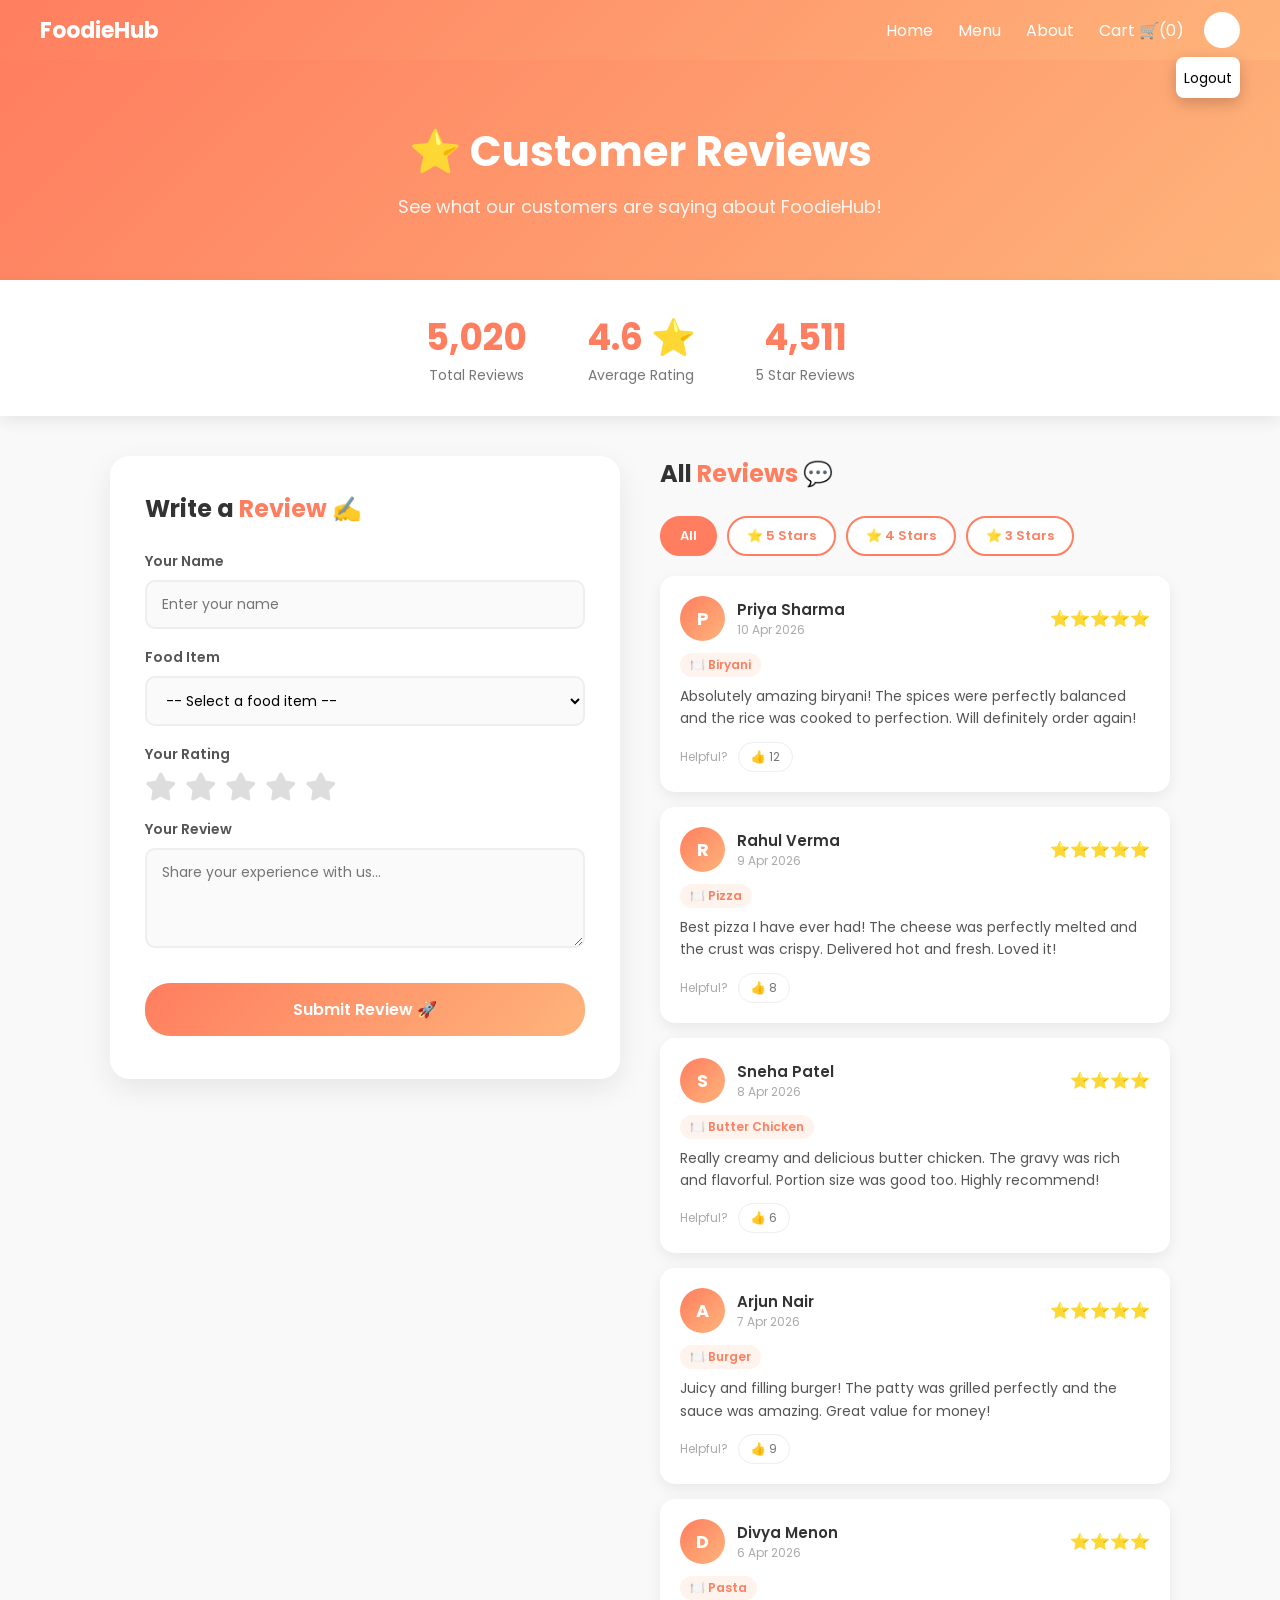
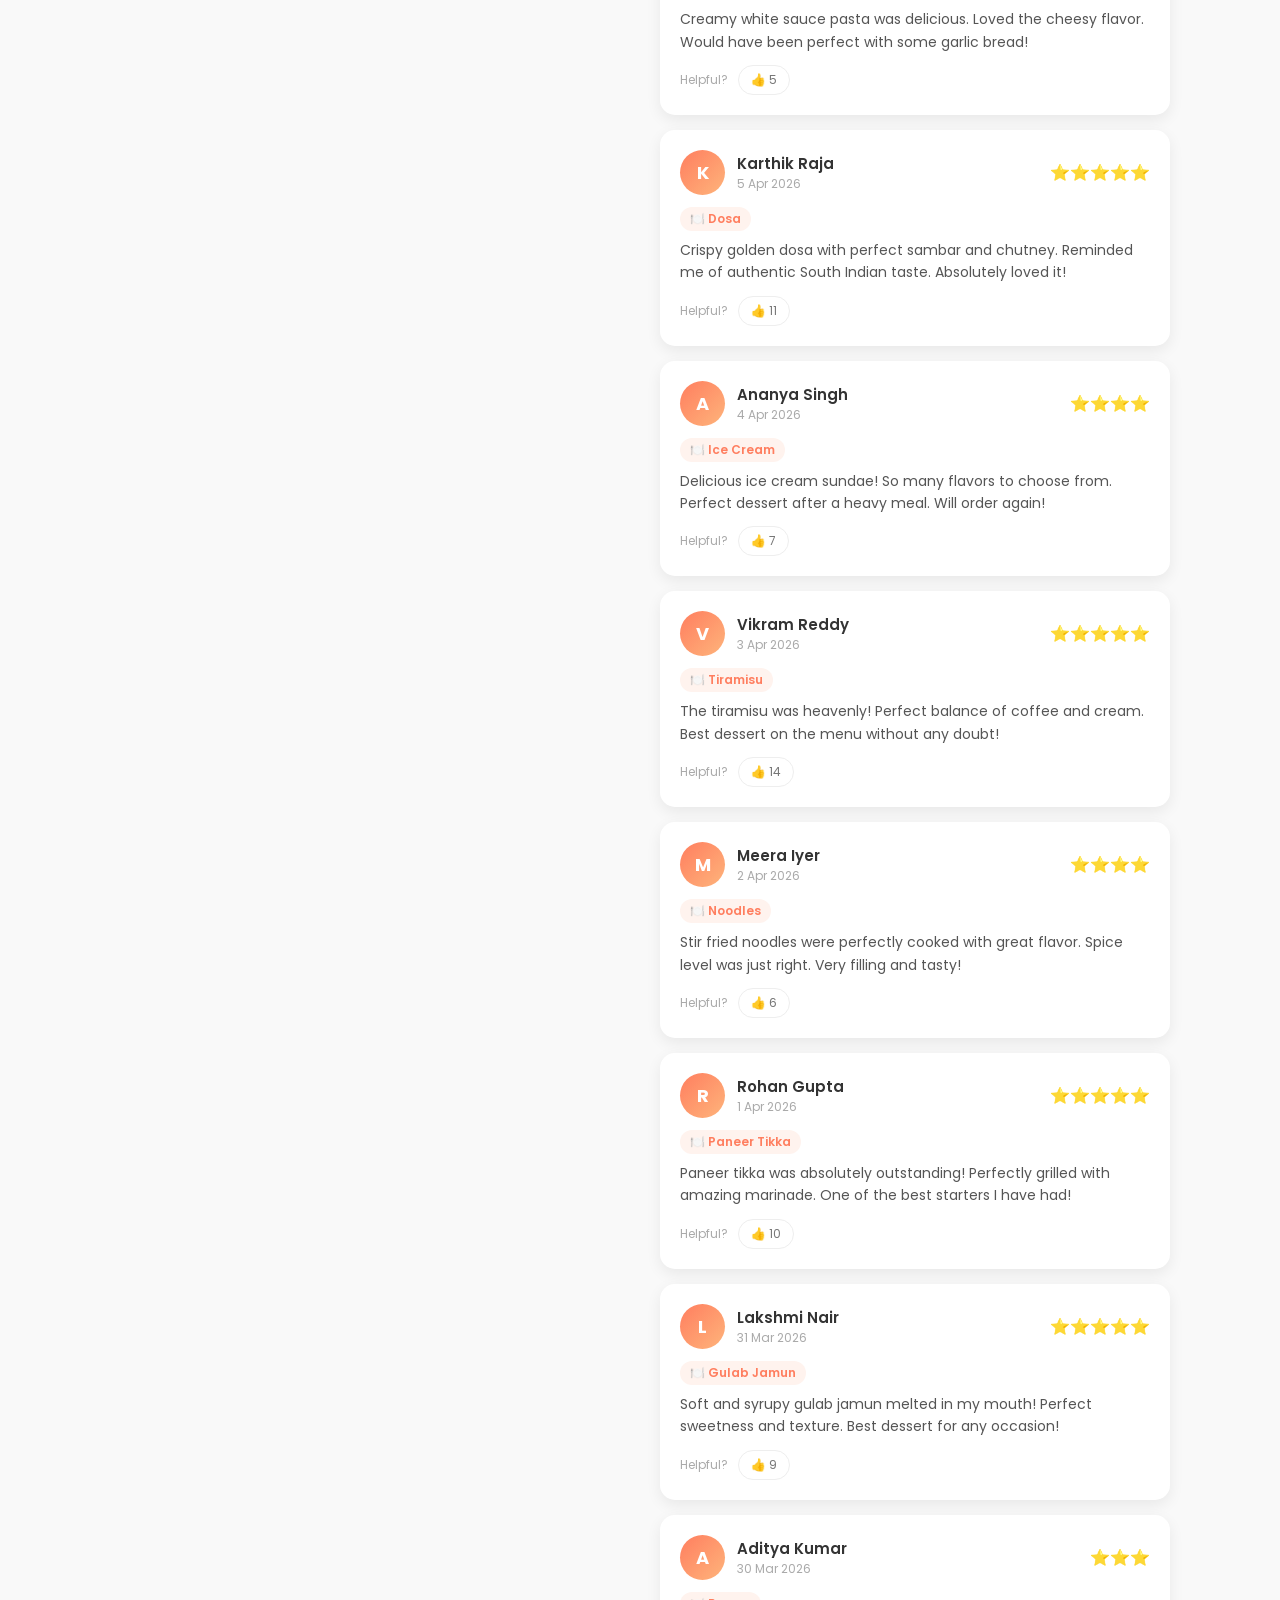
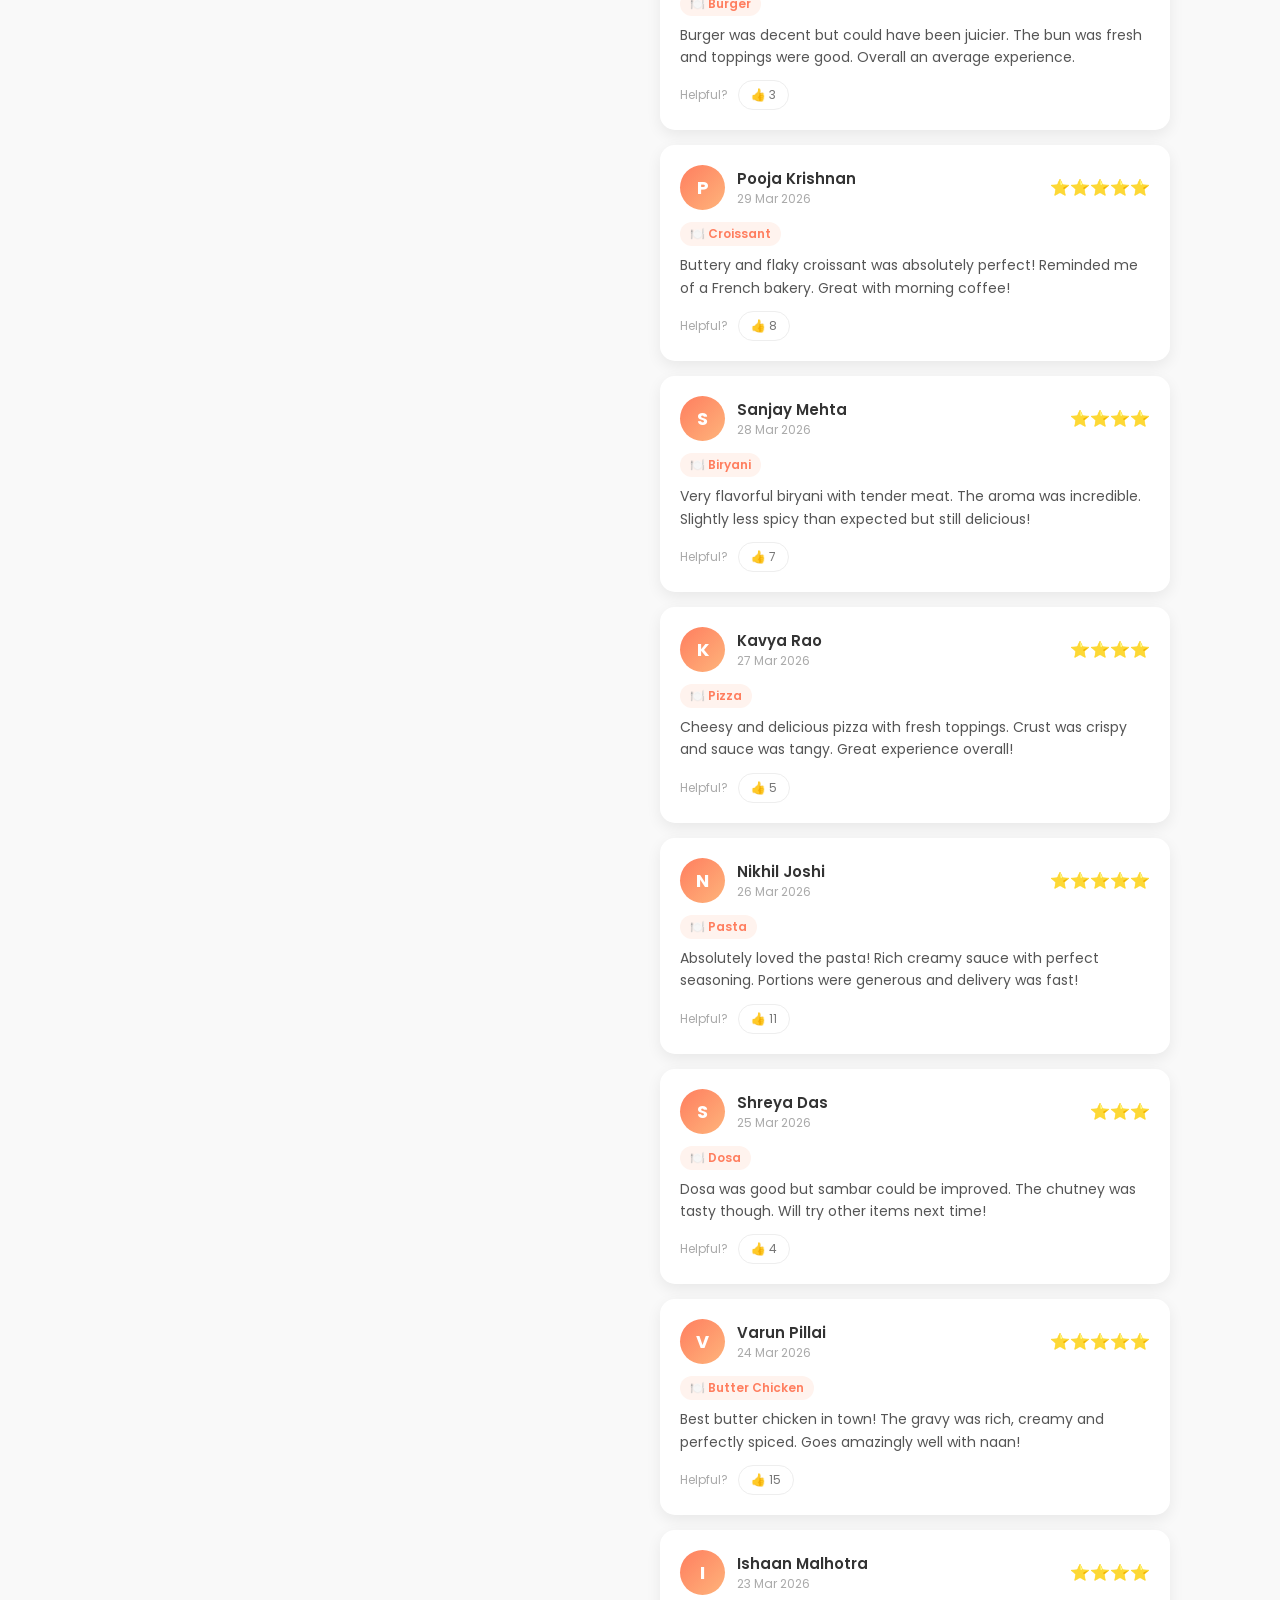
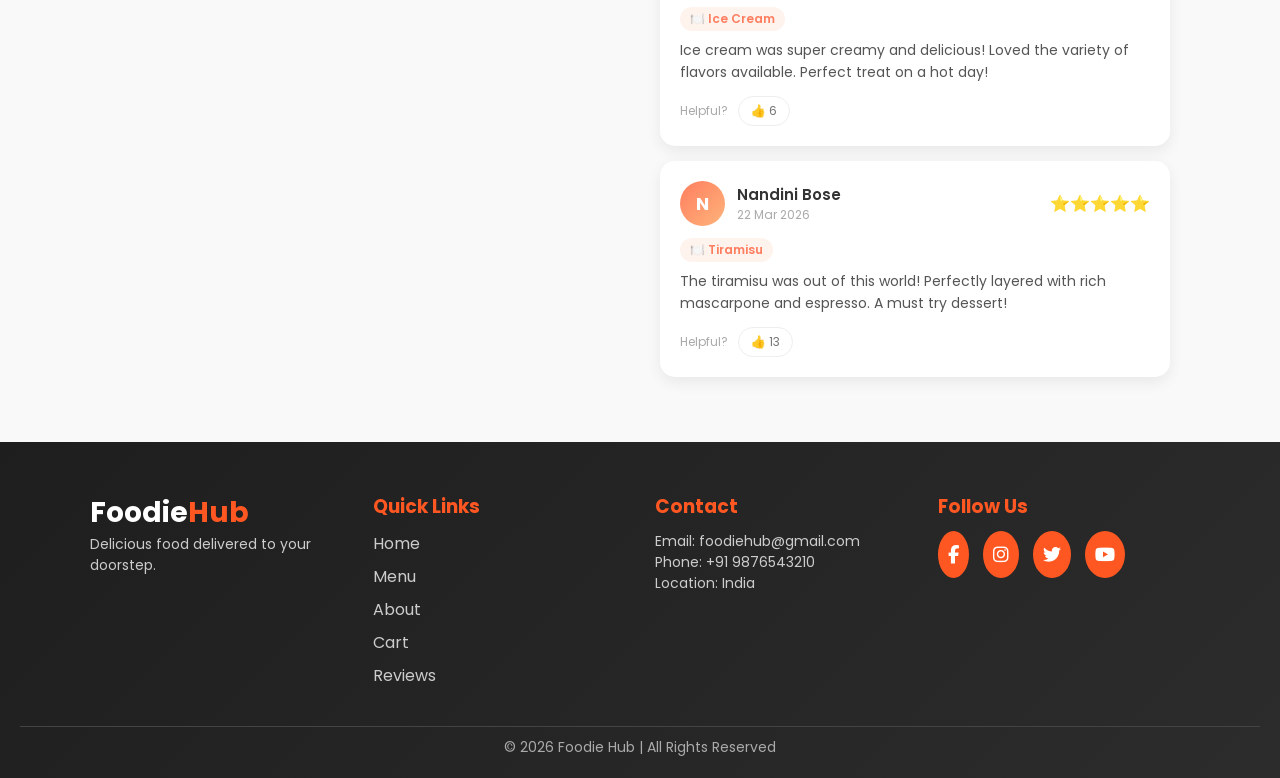
<file: reviews.html>
<!DOCTYPE html>
<html lang="en">
<head>
  <meta charset="UTF-8">
  <meta name="viewport" content="width=device-width, initial-scale=1.0">
  <title>Reviews - FoodieHub</title>
  <link href="https://fonts.googleapis.com/css2?family=Poppins:wght@300;500;700&display=swap" rel="stylesheet">
  <link rel="stylesheet" href="https://cdnjs.cloudflare.com/ajax/libs/font-awesome/6.5.0/css/all.min.css">
  <style>
    * { margin: 0; padding: 0; box-sizing: border-box; font-family: 'Poppins', sans-serif; }

    body { background: #f9f9f9; color: #333; }

    /* NAVBAR */
    .navbar {
      position: fixed;
      top: 0;
      width: 100%;
      padding: 15px 40px;
      display: flex;
      justify-content: space-between;
      align-items: center;
      height: 60px;
      background: linear-gradient(135deg, #ff7e5f, #feb47b);
      z-index: 1000;
    }
    .nav-logo { font-size: 22px; font-weight: bold; color: white; text-decoration: none; }
    .nav-logo span { color: white; }
    .nav-links { list-style: none; display: flex; gap: 25px; }
    .nav-links a { text-decoration: none; color: white; font-size: 16px; transition: 0.3s; }
    .nav-links a:hover { color: black; }

    /* HERO */
    .reviews-hero {
      margin-top: 60px;
      background: linear-gradient(135deg, #ff7e5f, #feb47b);
      padding: 60px 20px;
      text-align: center;
      color: white;
    }
    .reviews-hero h1 { font-size: 42px; font-weight: 700; }
    .reviews-hero p { font-size: 18px; margin-top: 10px; opacity: 0.9; }

    /* STATS */
    .stats-bar {
      display: flex;
      justify-content: center;
      gap: 60px;
      background: white;
      padding: 30px 20px;
      box-shadow: 0 5px 15px rgba(0,0,0,0.08);
      flex-wrap: wrap;
    }
    .stat { text-align: center; }
    .stat h2 { font-size: 36px; color: #ff7e5f; font-weight: 700; }
    .stat p { font-size: 14px; color: #777; }

    /* MAIN CONTENT */
    .reviews-container {
      max-width: 1100px;
      margin: 40px auto;
      padding: 0 20px;
      display: grid;
      grid-template-columns: 1fr 1fr;
      gap: 40px;
    }

    @media (max-width: 768px) {
      .reviews-container { grid-template-columns: 1fr; }
    }

    /* SUBMIT FORM */
    .submit-section {
      background: white;
      border-radius: 20px;
      padding: 35px;
      box-shadow: 0 10px 30px rgba(0,0,0,0.08);
      height: fit-content;
    }
    .submit-section h2 {
      font-size: 24px;
      color: #333;
      margin-bottom: 25px;
    }
    .submit-section h2 span { color: #ff7e5f; }

    .form-group { margin-bottom: 18px; }
    .form-group label {
      display: block;
      font-size: 14px;
      font-weight: 600;
      color: #555;
      margin-bottom: 8px;
    }
    .form-group input,
    .form-group textarea,
    .form-group select {
      width: 100%;
      padding: 12px 15px;
      border: 2px solid #eee;
      border-radius: 10px;
      font-size: 14px;
      font-family: 'Poppins', sans-serif;
      outline: none;
      transition: 0.3s;
      background: #fafafa;
    }
    .form-group input:focus,
    .form-group textarea:focus,
    .form-group select:focus {
      border-color: #ff7e5f;
      background: white;
    }
    .form-group textarea { resize: vertical; min-height: 100px; }

    /* STAR RATING INPUT */
    .star-input { display: flex; gap: 8px; margin-top: 5px; }
    .star-input i {
      font-size: 28px;
      color: #ddd;
      cursor: pointer;
      transition: 0.2s;
    }
    .star-input i:hover,
    .star-input i.active { color: #ffc107; }

    .submit-btn {
      width: 100%;
      padding: 14px;
      background: linear-gradient(135deg, #ff7e5f, #feb47b);
      color: white;
      border: none;
      border-radius: 25px;
      font-size: 16px;
      font-weight: 600;
      cursor: pointer;
      transition: 0.3s;
      margin-top: 10px;
    }
    .submit-btn:hover { transform: scale(1.03); box-shadow: 0 5px 15px rgba(255,126,95,0.4); }

    #formError { color: red; font-size: 13px; margin-top: 8px; }
    #formSuccess { color: green; font-size: 13px; margin-top: 8px; }

    /* REVIEWS LIST */
    .reviews-list-section h2 {
      font-size: 24px;
      color: #333;
      margin-bottom: 25px;
    }
    .reviews-list-section h2 span { color: #ff7e5f; }

    /* FILTER */
    .filter-bar {
      display: flex;
      gap: 10px;
      margin-bottom: 20px;
      flex-wrap: wrap;
    }
    .filter-btn {
      padding: 8px 18px;
      border: 2px solid #ff7e5f;
      background: white;
      color: #ff7e5f;
      border-radius: 20px;
      cursor: pointer;
      font-size: 13px;
      font-weight: 600;
      transition: 0.3s;
    }
    .filter-btn.active,
    .filter-btn:hover {
      background: #ff7e5f;
      color: white;
    }

    /* REVIEW CARD */
    .review-card {
      background: white;
      border-radius: 15px;
      padding: 20px;
      margin-bottom: 15px;
      box-shadow: 0 5px 15px rgba(0,0,0,0.07);
      transition: 0.3s;
      animation: fadeInUp 0.4s ease forwards;
    }
    .review-card:hover { transform: translateY(-3px); box-shadow: 0 10px 25px rgba(0,0,0,0.1); }

    @keyframes fadeInUp {
      from { opacity: 0; transform: translateY(20px); }
      to { opacity: 1; transform: translateY(0); }
    }

    .review-header {
      display: flex;
      justify-content: space-between;
      align-items: center;
      margin-bottom: 10px;
    }
    .reviewer-info { display: flex; align-items: center; gap: 12px; }
    .avatar {
      width: 45px;
      height: 45px;
      border-radius: 50%;
      background: linear-gradient(135deg, #ff7e5f, #feb47b);
      display: flex;
      align-items: center;
      justify-content: center;
      color: white;
      font-weight: 700;
      font-size: 18px;
    }
    .reviewer-name { font-weight: 600; font-size: 15px; color: #333; }
    .review-date { font-size: 12px; color: #aaa; }
    .review-stars { color: #ffc107; font-size: 16px; }
    .review-food-tag {
      display: inline-block;
      background: #fff3ee;
      color: #ff7e5f;
      padding: 3px 10px;
      border-radius: 20px;
      font-size: 12px;
      font-weight: 600;
      margin-bottom: 8px;
    }
    .review-text { font-size: 14px; color: #555; line-height: 1.6; }

    /* HELPFUL */
    .helpful-row {
      display: flex;
      align-items: center;
      gap: 10px;
      margin-top: 12px;
    }
    .helpful-btn {
      background: none;
      border: 1px solid #eee;
      padding: 5px 12px;
      border-radius: 20px;
      font-size: 12px;
      color: #777;
      cursor: pointer;
      transition: 0.3s;
    }
    .helpful-btn:hover { border-color: #ff7e5f; color: #ff7e5f; background: #fff3ee; }

    /* TOAST */
    #toast {
      position: fixed;
      top: -100px;
      left: 50%;
      transform: translateX(-50%);
      background: linear-gradient(135deg, #ff7e5f, #feb47b);
      color: white;
      padding: 14px 25px;
      border-radius: 30px;
      font-weight: 500;
      box-shadow: 0 8px 25px rgba(0,0,0,0.2);
      transition: top 0.5s ease;
      z-index: 9999;
      pointer-events: none;
    }
    #toast.show { top: 80px; }

    /* FOOTER */
    .footer {
      background: linear-gradient(135deg, #1e1e1e, #2c2c2c);
      color: #fff;
      padding: 50px 20px 20px;
      margin-top: 50px;
    }
    .footer-container {
      display: grid;
      grid-template-columns: repeat(auto-fit, minmax(220px, 1fr));
      gap: 30px;
      max-width: 1100px;
      margin: 0 auto;
    }
    .footer-logo { font-size: 28px; font-weight: bold; }
    .footer-logo span { color: #ff5722; }
    .footer-section h3 { margin-bottom: 10px; color: #ff5722; }
    .footer-section p { font-size: 14px; color: #ccc; }
    .footer-section ul { list-style: none; padding: 0; }
    .footer-section ul li { margin: 8px 0; }
    .footer-section ul li a { text-decoration: none; color: #ccc; transition: 0.3s; }
    .footer-section ul li a:hover { color: #ff5722; }
    .social-icons a {
      display: inline-block;
      margin-right: 10px;
      font-size: 18px;
      color: #fff;
      background: #ff5722;
      padding: 10px;
      border-radius: 50%;
      transition: 0.3s;
    }
    .social-icons a:hover { transform: scale(1.2); }
    .footer-bottom {
      text-align: center;
      margin-top: 30px;
      border-top: 1px solid #444;
      padding-top: 10px;
      font-size: 14px;
      color: #aaa;
    }

    /* NO REVIEWS */
    .no-reviews {
      text-align: center;
      padding: 40px;
      color: #aaa;
      font-size: 16px;
    }
    .no-reviews i { font-size: 48px; color: #ffcdb8; margin-bottom: 10px; display: block; }

.profile {
  position: relative;
}

#profileMenu {
  position: absolute;
  top: 45px;
  right: 0;
  background: white;
  padding: 8px;
  border-radius: 8px;
  box-shadow: 0 5px 15px rgba(0,0,0,0.2);
}
#profileMenu button {
  background: none;
  border: none;
  cursor: pointer;
  font-size: 14px;
  color: black;
}
#profileIcon {
  width: 36px;
  height: 36px;
  border-radius: 50%;
  background: white;
  color: #f28c63;
  display: flex;
  align-items: center;
  justify-content: center;
  font-weight: bold;
  cursor: pointer;
}
.nav-right {
  display: flex;
  align-items: center;
  gap: 20px;
}

/* ===== MOBILE RESPONSIVENESS ===== */

@media (max-width: 768px) {

  /* NAVBAR */
  .navbar {
    padding: 10px 15px;
    flex-wrap: wrap;
    height: auto;
  }

  .nav-links {
    display: none;        /* hidden by default on mobile */
    flex-direction: column;
    width: 100%;
    background: linear-gradient(135deg, #ff7e5f, #feb47b);
    padding: 10px 0;
    gap: 10px;
  }

  .nav-links.open {
    display: flex;        /* shown when hamburger is clicked */
  }

  .nav-links a {
    font-size: 15px;
    padding: 8px 20px;
  }

  /* HAMBURGER BUTTON */
  .hamburger {
    display: flex;
    flex-direction: column;
    gap: 5px;
    cursor: pointer;
    padding: 5px;
  }

  .hamburger span {
    width: 22px;
    height: 2px;
    background: white;
    border-radius: 2px;
    display: block;
    transition: 0.3s;
  }

  /* HERO SLIDER */
  .hero {
    height: 40vh;
  }

  .overlay h1 {
    font-size: 1.8rem;
  }

  /* MOOD BUTTONS */
  .mood-buttons {
    gap: 10px;
  }

  .mood-buttons button {
    padding: 8px 14px;
    font-size: 13px;
  }

  /* CUISINE GRID */
  .cuisine {
    padding: 40px 15px;
  }

  .cuisine-grid {
    gap: 20px;
  }

  .cuisine-card {
    width: 150px;
  }

  /* FOOD GRID */
  .food-grid {
    grid-template-columns: repeat(2, 1fr);
    gap: 15px;
    padding: 20px 10px;
  }

  .food-card img {
    height: 160px;
  }

  /* TRENDING GRID */
  .trending-grid {
    grid-template-columns: repeat(2, 1fr);
    gap: 15px;
  }

  /* MINI CART */
  .mini-cart {
    bottom: 15px !important;
    right: 15px;
    left: 15px;
    justify-content: space-between;
    font-size: 13px;
  }

  /* LOGIN CARD */
  .login-card {
    width: 90%;
    padding: 20px;
  }

  /* FOOTER */
  .footer-container {
    grid-template-columns: 1fr;
    gap: 20px;
  }

  /* CART PAGE */
  .cart-page {
    padding: 80px 15px;
  }

  .cart-item {
    flex-wrap: wrap;
    gap: 10px;
  }

  /* SEASON SECTION */
  .season {
    padding: 30px 10px;
  }

  /* BACK BUTTON */
  .back-btn {
    margin: 20px 15px;
  }

  /* CUISINE PAGE */
  .cuisine-page {
    padding: 80px 15px;
  }
}

@media (max-width: 480px) {
  /* Very small phones — single column */
  .food-grid {
    grid-template-columns: 1fr;
  }

  .trending-grid {
    grid-template-columns: 1fr;
  }

  .cuisine-grid {
    flex-direction: column;
    align-items: center;
  }

  .cuisine-card {
    width: 90%;
  }

  .overlay h1 {
    font-size: 1.4rem;
  }

  .food-card img {
    height: 200px;
  }
}

</style>
</head>
<body>

<!-- NAVBAR -->
<nav class="navbar">
  <a href="index.html?home=true" class="nav-logo">Foodie<span>Hub</span></a>
  <button class="hamburger" onclick="toggleMenu()" >
  <span></span><span></span><span></span>
</button>
<div class="nav-right">
  <ul class="nav-links">
    <li><a href="index.html?home=true">Home</a></li>
    <li><a href="menu.html">Menu</a></li>
    <li><a href="about.html">About</a></li>
    <li><a href="cart.html">Cart 🛒(<span id="cartCount">0</span>)</a></li>
    </ul>
<div class="profile" onclick="toggleProfile()">
    <div id="profileIcon"></div>

    <div id="profileMenu" class="hidden">
      <button onclick="logout()">Logout</button>
    </div>
  </div>
</div>
</nav>

<!-- HERO -->
<div class="reviews-hero">
  <h1>⭐ Customer Reviews</h1>
  <p>See what our customers are saying about FoodieHub!</p>
</div>

<!-- STATS -->
<div class="stats-bar">
  <div class="stat">
    <h2 id="totalReviews">0</h2>
    <p>Total Reviews</p>
  </div>
  <div class="stat">
    <h2 id="avgRating">0.0</h2>
    <p>Average Rating</p>
  </div>
  <div class="stat">
    <h2 id="fiveStars">0</h2>
    <p>5 Star Reviews</p>
  </div>
</div>

<!-- MAIN -->
<div class="reviews-container">

  <!-- SUBMIT FORM -->
  <div class="submit-section">
    <h2>Write a <span>Review</span> ✍️</h2>

    <div class="form-group">
      <label>Your Name</label>
      <input type="text" id="reviewName" placeholder="Enter your name">
    </div>

    <div class="form-group">
      <label>Food Item</label>
      <select id="reviewFood">
        <option value="">-- Select a food item --</option>
        <option>Pizza</option>
        <option>Biryani</option>
        <option>Burger</option>
        <option>Pasta</option>
        <option>Ice Cream</option>
        <option>Noodles</option>
        <option>Dosa</option>
        <option>Noodles</option>
        <option>Pasta</option>
        <option>Risotto</option>
        <option>Caprese Salad</option>
        <option>Steak</option>
        <option>Ratatouille</option>
        <option>chapathi</option>
        <option>tandoori roti</option>
        <option>brownie</option>
        <option>cake</option>
        <option>Butter Chicken</option>
        <option>Croissant</option>
        <option>Tiramisu</option>
        <option>Other</option>
      </select>
    </div>

    <div class="form-group">
      <label>Your Rating</label>
      <div class="star-input" id="starInput">
        <i class="fas fa-star" data-val="1"></i>
        <i class="fas fa-star" data-val="2"></i>
        <i class="fas fa-star" data-val="3"></i>
        <i class="fas fa-star" data-val="4"></i>
        <i class="fas fa-star" data-val="5"></i>
      </div>
    </div>

    <div class="form-group">
      <label>Your Review</label>
      <textarea id="reviewText" placeholder="Share your experience with us..."></textarea>
    </div>

    <button class="submit-btn" onclick="submitReview()">Submit Review 🚀</button>
    <p id="formError"></p>
    <p id="formSuccess"></p>
  </div>

  <!-- REVIEWS LIST -->
  <div class="reviews-list-section">
    <h2>All <span>Reviews</span> 💬</h2>

    <div class="filter-bar">
      <button class="filter-btn active" onclick="filterReviews('all', this)">All</button>
      <button class="filter-btn" onclick="filterReviews(5, this)">⭐ 5 Stars</button>
      <button class="filter-btn" onclick="filterReviews(4, this)">⭐ 4 Stars</button>
      <button class="filter-btn" onclick="filterReviews(3, this)">⭐ 3 Stars</button>
    </div>

    <div id="reviewsList"></div>
  </div>

</div>

<!-- FOOTER -->
<footer class="footer">
  <div class="footer-container">
    <div class="footer-section">
      <h1 class="footer-logo">Foodie<span>Hub</span></h1>
      <p>Delicious food delivered to your doorstep.</p>
    </div>
    <div class="footer-section">
      <h3>Quick Links</h3>
      <ul>
        <li><a href="index.html?home=true">Home</a></li>
        <li><a href="menu.html">Menu</a></li>
        <li><a href="about.html">About</a></li>
        <li><a href="cart.html">Cart</a></li>
        <li><a href="reviews.html">Reviews</a></li>
      </ul>
    </div>
    <div class="footer-section">
      <h3>Contact</h3>
      <p>Email: foodiehub@gmail.com</p>
      <p>Phone: +91 9876543210</p>
      <p>Location: India</p>
    </div>
    <div class="footer-section">
      <h3>Follow Us</h3>
      <div class="social-icons">
        <a href="https://www.geeksforgeeks.org/"><i class="fab fa-facebook-f"></i></a>
        <a href="https://www.w3schools.com/"><i class="fab fa-instagram"></i></a>
        <a href="https://x.com/Fooddotcom"><i class="fab fa-twitter"></i></a>
        <a href="http://www.youtube.com/@FoodLinkyt"><i class="fab fa-youtube"></i></a>

      </div>
    </div>
  </div>
  <div class="footer-bottom">
    <p>© 2026 Foodie Hub | All Rights Reserved</p>
  </div>
</footer>

<div id="toast">Review submitted!</div>

<script>
let cart = JSON.parse(localStorage.getItem("cart")) || [];

function updateCartCount() {
  let count = cart.reduce((s, i) => s + i.qty, 0);
  let el = document.getElementById("cartCount");
  if (el) el.innerText = count;
}

updateCartCount();
// Profile
// ADD THIS:
let user = localStorage.getItem("user");
let profileIcon = document.getElementById("profileIcon");
if (profileIcon && user) {
  profileIcon.innerText = user.charAt(0).toUpperCase();
}
function toggleProfile() {
  let menu = document.getElementById("profileMenu");
  menu.style.display = menu.style.display === "none" ? "block" : "none";
}

function logout() {
  localStorage.removeItem("user");

  // Redirect with parameter
  window.location.href = "index.html?login=true";
}
  let selectedRating = 0;

  // STAR INPUT
  const stars = document.querySelectorAll('#starInput i');
  stars.forEach(star => {
    star.addEventListener('mouseover', () => {
      let val = parseInt(star.dataset.val);
      stars.forEach((s, i) => {
        s.classList.toggle('active', i < val);
      });
    });
    star.addEventListener('mouseout', () => {
      stars.forEach((s, i) => {
        s.classList.toggle('active', i < selectedRating);
      });
    });
    star.addEventListener('click', () => {
      selectedRating = parseInt(star.dataset.val);
      stars.forEach((s, i) => {
        s.classList.toggle('active', i < selectedRating);
      });
    });
  });

  // SUBMIT REVIEW
  function submitReview() {
    let name = document.getElementById("reviewName").value.trim();
    let food = document.getElementById("reviewFood").value;
    let text = document.getElementById("reviewText").value.trim();
    let error = document.getElementById("formError");
    let success = document.getElementById("formSuccess");

    error.innerText = "";
    success.innerText = "";

    if (!name) { error.innerText = "Please enter your name"; return; }
    if (name.length < 3) { error.innerText = "Name must be at least 3 characters"; return; }
    if (!/^[a-zA-Z ]+$/.test(name)) { error.innerText = "Name should contain only letters"; return; }
    if (!food) { error.innerText = "Please select a food item"; return; }
    if (selectedRating === 0) { error.innerText = "Please select a rating"; return; }
    if (!text) { error.innerText = "Please write your review"; return; }
    if (text.length < 10) { error.innerText = "Review must be at least 10 characters"; return; }

    let reviews = JSON.parse(localStorage.getItem("reviews")) || [];
    let review = {
      name,
      food,
      rating: selectedRating,
      text,
      date: new Date().toLocaleDateString('en-IN', { day: 'numeric', month: 'short', year: 'numeric' }),
      helpful: 0
    };

    reviews.unshift(review);
    localStorage.setItem("reviews", JSON.stringify(reviews));

    // reset form
    document.getElementById("reviewName").value = "";
    document.getElementById("reviewFood").value = "";
    document.getElementById("reviewText").value = "";
    selectedRating = 0;
    stars.forEach(s => s.classList.remove('active'));

    success.innerText = "✅ Review submitted successfully!";
    showToast("Review submitted! 🎉");
    renderReviews();
    updateStats();
  }

  // RENDER REVIEWS
  function renderReviews(filter = 'all') {
    let reviews = JSON.parse(localStorage.getItem("reviews")) || [];
    let container = document.getElementById("reviewsList");

    let filtered = filter === 'all' ? reviews : reviews.filter(r => r.rating === filter);

    if (filtered.length === 0) {
      container.innerHTML = `
        <div class="no-reviews">
          <i class="fas fa-comment-slash"></i>
          ${filter === 'all' ? 'No reviews yet. Be the first to review!' : 'No reviews for this rating.'}
        </div>`;
      return;
    }

    container.innerHTML = filtered.map((r, i) => `
      <div class="review-card" style="animation-delay:${i * 0.1}s">
        <div class="review-header">
          <div class="reviewer-info">
            <div class="avatar">${r.name.charAt(0).toUpperCase()}</div>
            <div>
              <div class="reviewer-name">${r.name}</div>
              <div class="review-date">${r.date}</div>
            </div>
          </div>
          <div class="review-stars">${'⭐'.repeat(r.rating)}</div>
        </div>
        <div class="review-food-tag">🍽️ ${r.food}</div>
        <p class="review-text">${r.text}</p>
        <div class="helpful-row">
          <span style="font-size:12px;color:#aaa;">Helpful?</span>
          <button class="helpful-btn" onclick="markHelpful(${i})">👍 ${r.helpful}</button>
        </div>
      </div>
    `).join('');
  }

  // FILTER
  function filterReviews(filter, btn) {
    document.querySelectorAll('.filter-btn').forEach(b => b.classList.remove('active'));
    btn.classList.add('active');
    renderReviews(filter);
  }

  // HELPFUL
  function markHelpful(index) {
    let reviews = JSON.parse(localStorage.getItem("reviews")) || [];
    reviews[index].helpful++;
    localStorage.setItem("reviews", JSON.stringify(reviews));
    renderReviews();
  }

  // STATS
  function updateStats() {
  let reviews = JSON.parse(localStorage.getItem("reviews")) || [];
  
  let baseTotal = 5000;
  let baseAvgTotal = 22840;
  let baseFiveStars = 4500;

  let total = baseTotal + reviews.length;
  let avgTotal = baseAvgTotal + reviews.reduce((s, r) => s + r.rating, 0);
  let fiveStars = baseFiveStars + reviews.filter(r => r.rating === 5).length;
  let avg = (avgTotal / total).toFixed(1);

  document.getElementById("totalReviews").innerText = total.toLocaleString('en-IN');
  document.getElementById("avgRating").innerText = avg + " ⭐";
  document.getElementById("fiveStars").innerText = fiveStars.toLocaleString('en-IN');
}
function toggleMenu() {
  document.querySelector(".nav-links").classList.toggle("open");
}

// Show hamburger only on mobile
window.addEventListener("resize", () => {
  let ham = document.querySelector(".hamburger");
  if (ham) ham.style.display = window.innerWidth <= 768 ? "flex" : "none";
});
window.dispatchEvent(new Event("resize")); // run on load

  // TOAST
  function showToast(msg) {
    let toast = document.getElementById("toast");
    toast.innerText = msg;
    toast.classList.add("show");
    setTimeout(() => toast.classList.remove("show"), 2000);
  }

 // INIT - Add default reviews if none exist
function loadDefaultReviews() {
  let reviews = JSON.parse(localStorage.getItem("reviews")) || [];
  
  if (reviews.length === 0) {
    let defaultReviews = [
  { name: "Priya Sharma", food: "Biryani", rating: 5, text: "Absolutely amazing biryani! The spices were perfectly balanced and the rice was cooked to perfection. Will definitely order again!", date: "10 Apr 2026", helpful: 12 },
  { name: "Rahul Verma", food: "Pizza", rating: 5, text: "Best pizza I have ever had! The cheese was perfectly melted and the crust was crispy. Delivered hot and fresh. Loved it!", date: "9 Apr 2026", helpful: 8 },
  { name: "Sneha Patel", food: "Butter Chicken", rating: 4, text: "Really creamy and delicious butter chicken. The gravy was rich and flavorful. Portion size was good too. Highly recommend!", date: "8 Apr 2026", helpful: 6 },
  { name: "Arjun Nair", food: "Burger", rating: 5, text: "Juicy and filling burger! The patty was grilled perfectly and the sauce was amazing. Great value for money!", date: "7 Apr 2026", helpful: 9 },
  { name: "Divya Menon", food: "Pasta", rating: 4, text: "Creamy white sauce pasta was delicious. Loved the cheesy flavor. Would have been perfect with some garlic bread!", date: "6 Apr 2026", helpful: 5 },
  { name: "Karthik Raja", food: "Dosa", rating: 5, text: "Crispy golden dosa with perfect sambar and chutney. Reminded me of authentic South Indian taste. Absolutely loved it!", date: "5 Apr 2026", helpful: 11 },
  { name: "Ananya Singh", food: "Ice Cream", rating: 4, text: "Delicious ice cream sundae! So many flavors to choose from. Perfect dessert after a heavy meal. Will order again!", date: "4 Apr 2026", helpful: 7 },
  { name: "Vikram Reddy", food: "Tiramisu", rating: 5, text: "The tiramisu was heavenly! Perfect balance of coffee and cream. Best dessert on the menu without any doubt!", date: "3 Apr 2026", helpful: 14 },
  { name: "Meera Iyer", food: "Noodles", rating: 4, text: "Stir fried noodles were perfectly cooked with great flavor. Spice level was just right. Very filling and tasty!", date: "2 Apr 2026", helpful: 6 },
  { name: "Rohan Gupta", food: "Paneer Tikka", rating: 5, text: "Paneer tikka was absolutely outstanding! Perfectly grilled with amazing marinade. One of the best starters I have had!", date: "1 Apr 2026", helpful: 10 },
  { name: "Lakshmi Nair", food: "Gulab Jamun", rating: 5, text: "Soft and syrupy gulab jamun melted in my mouth! Perfect sweetness and texture. Best dessert for any occasion!", date: "31 Mar 2026", helpful: 9 },
  { name: "Aditya Kumar", food: "Burger", rating: 3, text: "Burger was decent but could have been juicier. The bun was fresh and toppings were good. Overall an average experience.", date: "30 Mar 2026", helpful: 3 },
  { name: "Pooja Krishnan", food: "Croissant", rating: 5, text: "Buttery and flaky croissant was absolutely perfect! Reminded me of a French bakery. Great with morning coffee!", date: "29 Mar 2026", helpful: 8 },
  { name: "Sanjay Mehta", food: "Biryani", rating: 4, text: "Very flavorful biryani with tender meat. The aroma was incredible. Slightly less spicy than expected but still delicious!", date: "28 Mar 2026", helpful: 7 },
  { name: "Kavya Rao", food: "Pizza", rating: 4, text: "Cheesy and delicious pizza with fresh toppings. Crust was crispy and sauce was tangy. Great experience overall!", date: "27 Mar 2026", helpful: 5 },
  { name: "Nikhil Joshi", food: "Pasta", rating: 5, text: "Absolutely loved the pasta! Rich creamy sauce with perfect seasoning. Portions were generous and delivery was fast!", date: "26 Mar 2026", helpful: 11 },
  { name: "Shreya Das", food: "Dosa", rating: 3, text: "Dosa was good but sambar could be improved. The chutney was tasty though. Will try other items next time!", date: "25 Mar 2026", helpful: 4 },
  { name: "Varun Pillai", food: "Butter Chicken", rating: 5, text: "Best butter chicken in town! The gravy was rich, creamy and perfectly spiced. Goes amazingly well with naan!", date: "24 Mar 2026", helpful: 15 },
  { name: "Ishaan Malhotra", food: "Ice Cream", rating: 4, text: "Ice cream was super creamy and delicious! Loved the variety of flavors available. Perfect treat on a hot day!", date: "23 Mar 2026", helpful: 6 },
  { name: "Nandini Bose", food: "Tiramisu", rating: 5, text: "The tiramisu was out of this world! Perfectly layered with rich mascarpone and espresso. A must try dessert!", date: "22 Mar 2026", helpful: 13 }
];
      
    localStorage.setItem("reviews", JSON.stringify(defaultReviews));
  }
}

// INIT
loadDefaultReviews();
renderReviews();
updateStats();</script>

</body>
</html>
</file>
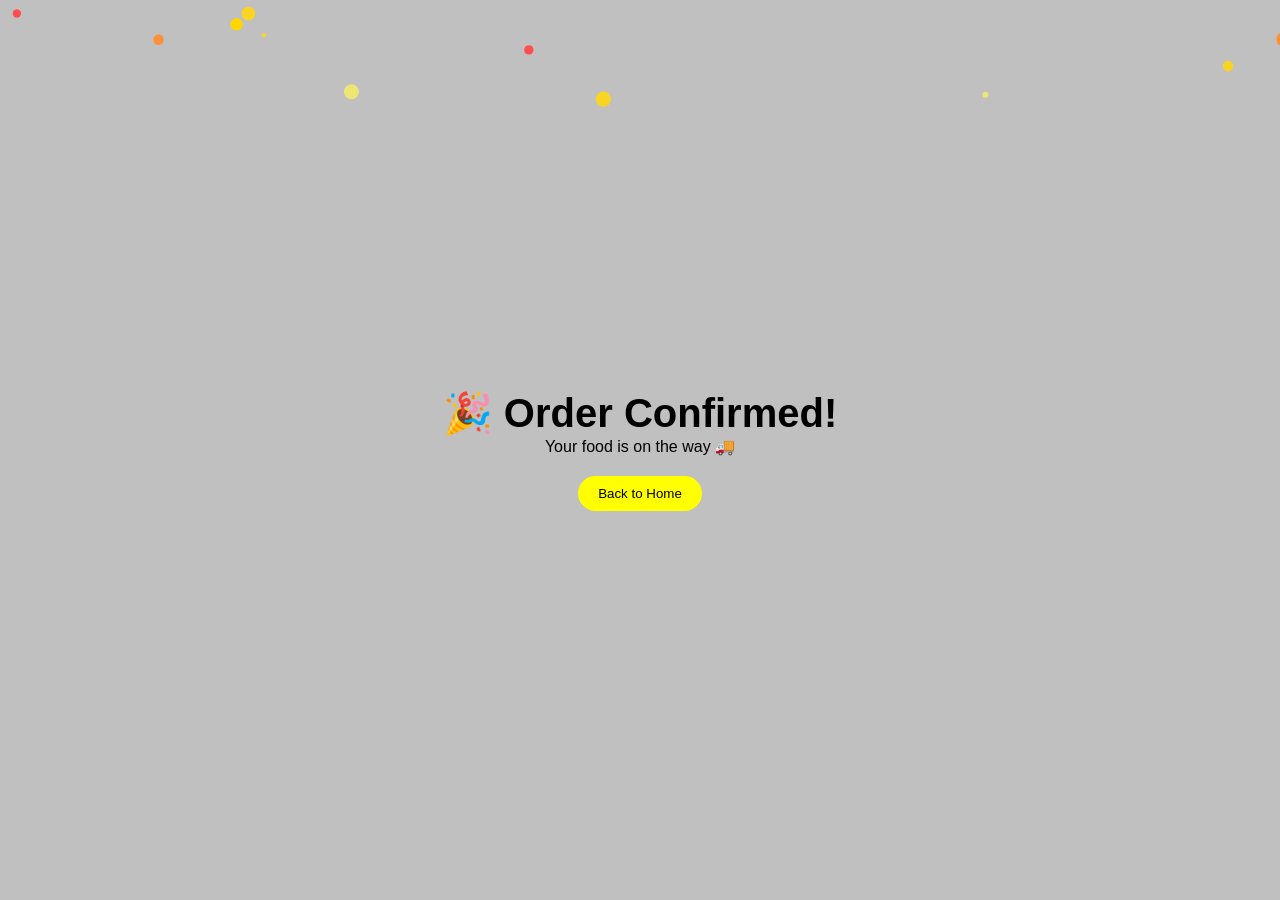
<file: Success.html>
<!DOCTYPE html>
<html>
<head>
<title>Order Success</title>
<link rel="stylesheet" href="style.css">
</head>
<body>

<div class="success">
  <h1>🎉 Order Confirmed!</h1>
  <p>Your food is on the way 🚚</p>

  <button onclick="goHome()" style="color:black";>Back to Home</button>
</div>
<canvas id="confettiCanvas"></canvas>

<script src="script.js"></script>

<script>
  startConfetti();
</script>
</body>
</html>
</file>
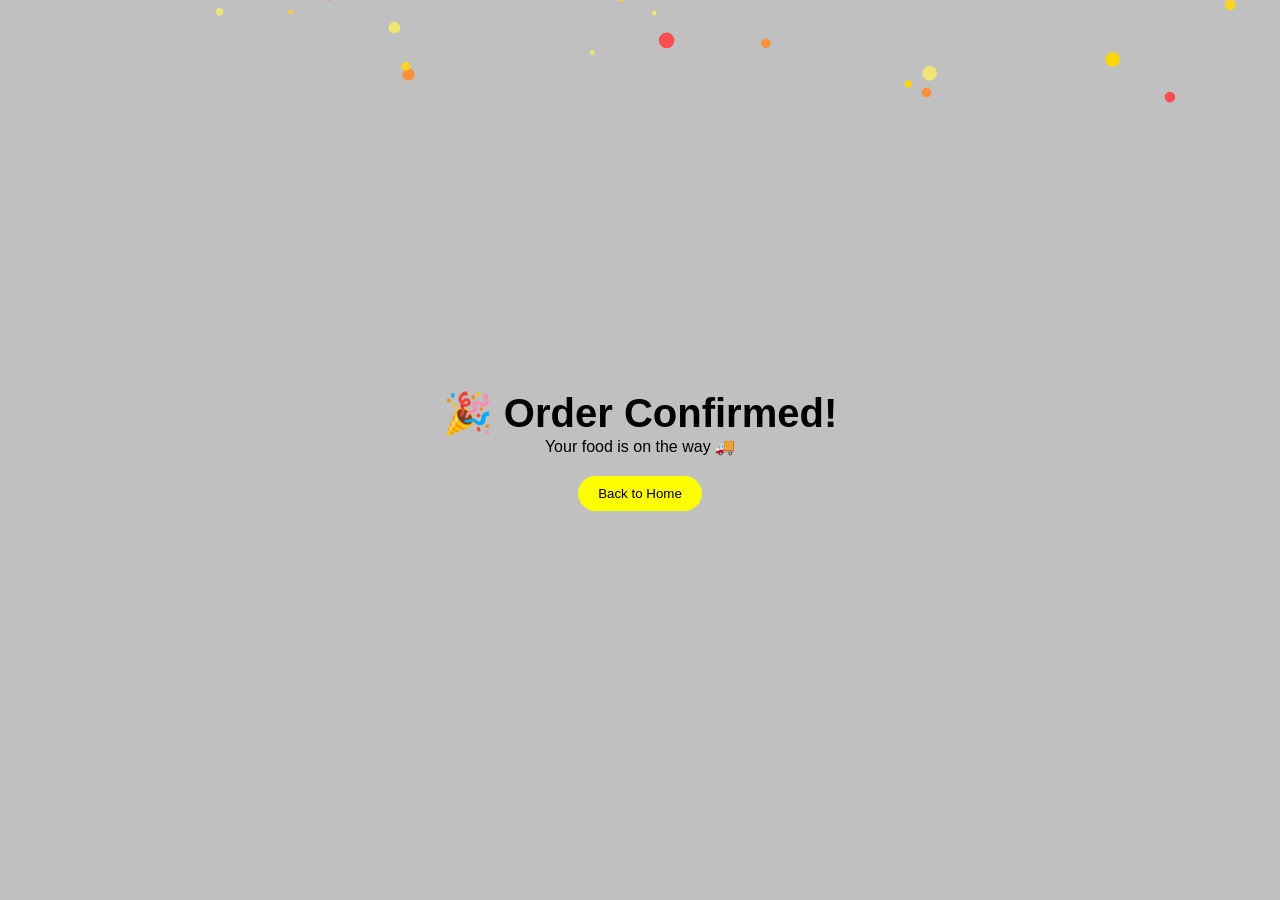
<file: success.html>
<!DOCTYPE html>
<html>
<head>
<title>Order Success</title>
<link rel="stylesheet" href="style.css">
</head>
<body>

<div class="success">
  <h1>🎉 Order Confirmed!</h1>
  <p>Your food is on the way 🚚</p>

  <button onclick="goHome()" style="color:black";>Back to Home</button>
</div>
<canvas id="confettiCanvas"></canvas>

<script src="script.js"></script>

<script>
  startConfetti();
</script>
</body>
</html>
</file>
<file: style.css>
/* --- Global Improvements --- */
:root {
    --primary: #ff7e5f;
    --secondary: #feb47b;
    --dark: #2d3436;
    --glass: rgba(255, 255, 255, 0.15);
}
*{margin:0;padding:0;box-sizing:border-box;font-family:'Poppins',sans-serif}
body{color:white;overflow-x:hidden}


#landing{height:100vh;position:relative}
#bgVideo{position: fixed;
top: 0;
left: 0;z-index: -1;width:100%;height:100%;object-fit:cover}
.overlay{position:absolute;top:50%;left:50%;transform:translate(-50%,-50%);text-align:center;animation:fadeIn 2s}
.overlay h1{font-size:3rem;margin-bottom:20px}

#landing, #login {
  height: 100vh;
  overflow: hidden;   /* ❌ no scrolling */
}
#login {
  height: 100vh;
  width: 100%;
  position: relative;

  /* ✅ YOUR IMAGE BACKGROUND */
  background-image: url('image1.jpg');
  background-size: cover;
  background-position: center;
  background-repeat: no-repeat;
  justify-content: center;
  align-items: center;
}
#login:not(.hidden) {
  display: flex;
}

#main {
  min-height: 100vh;
  overflow-x: hidden;
  overflow-y: visible;
  position:relative;
}
.password-container {
  position: relative;
  width: 100%;
}

.password-container input {
  width: 100%;
  padding: 10px;
  border-radius: 10px;
}
#toggleText {
  margin-top: 10px;
  font-size: 14px;
  color: black;
}

#toggleText span {
  color: black;
  cursor: pointer;
  font-weight: bold;
}
.login-card {
  position: relative;
  z-index: 2;

  
  backdrop-filter: blur(15px);
  border-radius: 20px;
  padding: 30px;
}

#toggleText span:hover {
  text-decoration: underline;
}

.toggle-password {
  position: absolute;
  right: 10px;
  top: 50%;
  transform: translateY(-50%);
  cursor: pointer;
  font-size: 18px;
  color: black;
}
.form-container {
  position: relative;
  z-index: 2; /* Form sits on top of everything */
}.glass {
    backdrop-filter: blur(20px);
  border-radius: 20px;
  padding: 30px;
  box-shadow: black;
}
/* CARD */
.login-card {
  width: 450px;
  padding: 30px;
  border-radius: 20px;
  background: rgba(255,255,255,0.1);
  backdrop-filter: blur(20px);
  box-shadow: black;
  text-align: center;
}

/* LOGO */
.logo {
  font-size: 36px;
  font-weight: bold;
  color:black;
}
.logo span {
  color: orange;
}

/* SUBTITLE */
.subtitle {
  font-size: 16px;
  margin-bottom: 20px;
  color: black;
}

/* TABS */
.tabs {
  display: flex;
  justify-content: space-between;
  margin-bottom: 20px;
}
.tabs button {
  flex: 1;
  padding: 10px;
  border: none;
  background: orange;
  color: black;
  cursor: pointer;
  font-size:15px;
}
.tabs .active {
  background: rgba(0,0,0,0.3);
  border-radius: 10px;
}

/* INPUT */
.input-group {
 
  text-align:left;
 
  margin-bottom:15px;
  
}

body {
  overflow-x: hidden;
  overflow-y: visible;

}
.input-group input {
  width: 100%;
  padding: 15px;
  border-radius: 10px;
  border: none;
  outline: none;
  background: rgba(255,255,255,0.3);
  color: black;
  font-size:15px;
 }
.input-group label {
  display: block;
  font-size: 16px;
   color: black;
  font-weight: 500;
  margin-bottom:5px;
}
.password-wrapper {
  position: relative;
  width: 100%;
}

.password-wrapper input {
  width: 100%;
  padding: 12px;
  padding-right: 40px; /* space for eye */
  border-radius: 10px;
  border: none;
  background: rgba(255,255,255,0.3);
}

/* 👁️ icon inside input */
.password-wrapper .eye {
  position: absolute;
  right: 12px;
  top: 50%;
  transform: translateY(-50%);
  cursor: pointer;
}

.input-group span {
  margin-right: 10px;
}

.eye {
  cursor: pointer;
}

/* OPTIONS */
.options {
  display: flex;
  justify-content: space-between;
  font-size: 14px;
  margin: 10px 0;
  color:black;
}

/* BUTTON */
.login-btn {
  width: 100%;
  padding: 15px;
  background: orange;
  border: none;
  border-radius: 25px;
  margin-top: 10px;
  cursor: pointer;
  font-weight: bold;
  transition: 0.3s;
  font-size:16px;
}
.login-btn:hover {
  transform: scale(1.05);
}

/* SWITCH TEXT */
.switch {
  font-size: 15px;
  margin-top: 10px;
  color:black;
}
.switch span {
  color: orange;
  cursor: pointer;
}

/* ERROR */
#error {
  color: red;
  font-size: 15px;
}
/* NAVBAR */
.navbar {
  position: fixed;
  top: 0;
  width: 100%;
  padding: 15px 40px;
  display: flex;
  justify-content: space-between;
  align-items: center;
  height:60px;
  
  background: linear-gradient(135deg, #ff7e5f, #feb47b);
  backdrop-filter: blur(15px);
  z-index: 1000;
  border-bottom: 1px solid rgba(255, 255, 255, 0.1);
}

/* LOGO */
.nav-logo {
  font-size: 22px;
  font-weight: bold;
  color: white;
}
.nav-logo span {
  color: white;
}

/* LINKS */
.nav-links {
  list-style: none;
  display: flex;
  gap: 25px;
}

.nav-links a {
  text-decoration: none;
  color: white;
  font-size: 16px;
  transition: 0.3s;
}

.nav-links a:hover {
  color:black;
}

* {
    margin: 0;
    padding: 0;
    box-sizing: border-box;
    font-family: Arial, sans-serif;
}




.navbar nav a {
    margin: 0 15px;
    text-decoration: none;
    color: black;
    font-size: 14px;
}
.nav-right {
  display: flex;
  align-items: center;
  gap: 20px;
}
.profile {
  position: relative;
}

#profileMenu {
  position: absolute;
  top: 45px;
  right: 0;
  background: white;
  padding: 8px;
  border-radius: 8px;
  box-shadow: 0 5px 15px rgba(0,0,0,0.2);
}
#profileMenu button {
  background: none;
  border: none;
  cursor: pointer;
  font-size: 14px;
  color: black;
}
#profileIcon {
  width: 36px;
  height: 36px;
  border-radius: 50%;
  background: white;
  color: #f28c63;
  display: flex;
  align-items: center;
  justify-content: center;
  font-weight: bold;
  cursor: pointer;
}
/* ===== HERO SECTION ===== */
.hero {
    margin-top: 0;
    
    position: relative;
    height: 100vh;
    overflow: hidden;
    
}

.hero img {
    width: 100%;
    height: 100%;
    object-fit: cover;
    
}

.arrow {
    position: absolute;
    top: 50%;
    transform: translateY(-50%);
    background: rgba(255,255,255,0.7);
    border: none;
    font-size: 30px;
    padding: 10px;
    cursor: pointer;
}

.left {
    left: 20px;
}

.right {
    right: 20px;
}


/* ===== CONTENT ===== */
.content {
    padding: 80px 50px;
    text-align: center;
}

.cards {
    display: flex;
    justify-content: center;
    gap: 20px;
    margin-top: 30px;
}

.card {
    background: #f5f5f5;
    padding: 20px;
    width: 250px;
}
/* 🔥 Smooth transition for all sections */
section {
  transition: opacity 0.5s ease, transform 0.5s ease;
}
#landing, #login, #main {
  
  width: 100%;
  
}

/* Hidden state */
.hidden {
  opacity: 0;
  pointer-events: none;
  transform: translateY(20px);
  display: none !important;
}

/* Visible state */
section:not(.hidden) {
  opacity: 1;
  transform: translateY(0);
}
.forgot {
  font-size: 15px;
  color: black;
  text-align: right;
  cursor: pointer;
  margin-bottom: 10px;
}

.forgot:hover {
  text-decoration: underline;
}
button{padding:12px 25px;border:none;border-radius:25px;background:rgba(255,255,255,0.2);backdrop-filter:blur(10px);color:white;cursor:pointer;transition:0.3s}
button:hover{transform:scale(1.1);background:#ff4d4d}

/* Override global button styles for hamburger */
.hamburger {
  display: none;
  background: none !important;
  border: none !important;
  border-radius: 0 !important;
  padding: 5px !important;
  box-shadow: none !important;
  backdrop-filter: none !important;
  cursor: pointer;
  flex-direction: column;
  gap: 5px;
  align-items: center;
  justify-content: center;
}

.hamburger span {
  width: 22px;
  height: 2px;
  background: white !important;
  border-radius: 2px;
  display: block;
  transition: 0.3s;
}

.hamburger:hover {
  background: none !important;
  transform: none !important;
}

@media (max-width: 768px) {
  .hamburger {
    display: flex !important;
    margin-left: auto;
  }
}

.glass{backdrop-filter:blur(15px);border-radius:20px;padding:20px;box-shadow:0 8px 32px rgba(0,0,0,0.2)}

.form-container{width:300px;margin:100px auto;text-align:center}
input{width:100%;padding:10px;margin:10px 0;border:none;border-radius:10px}
.mood-section {
  text-align: center;
  padding: 60px 20px;
}

.mood-section h2 {
  color: black;
  margin-bottom: 20px;
}

.mood-buttons {
  display: flex;
  justify-content: center;
  gap: 20px;
  flex-wrap: wrap;
  color:black;
}

.mood-buttons button {
  padding: 12px 20px;
  border-radius: 25px;
  border: none;
  background: linear-gradient(135deg, #ff7e5f, #feb47b);
  color: black;
  cursor: pointer;
  transition: 0.3s;
}

.mood-buttons button:hover {
  transform: scale(1.1);
}

/* 🔥 highlight effect */
.highlight {
  border: 3px solid #ff4d4d;
  box-shadow: 0 0 15px rgba(255,77,77,0.6);
}

/* CUISINE SECTION */
.cuisine {
  padding: 80px 60px;
  text-align: center;
}

.cuisine h2 {
  font-size: 34px;
  color: black;
  margin-bottom: 30px;
}

.cuisine-grid {
  display: flex;
  justify-content: center;
  gap: 50px;
  flex-wrap:wrap;
}

.cuisine-card {
  width: 280px;
  border-radius: 15px;
  overflow: hidden;
  cursor: pointer;
  transition: 0.4s;
  box-shadow: 0 5px 15px rgba(0,0,0,0.2);
}

.cuisine-card img {
  width: 100%;
  height: 200px;
  object-fit: cover;
}

.cuisine-card h3 {
  
  padding: 10px;
  color: black;
  font-size:18px;
  font:verdania;
}

/* 🔥 HOVER EFFECT */
.cuisine-card:hover {
  transform: scale(1.08);
  box-shadow: 0 15px 35px rgba(0,0,0,0.3);
}

/* FOOD GRID */
.food-grid {
    display: grid;
    grid-template-columns: repeat(auto-fit, minmax(280px, 1fr));
    gap: 30px;
    padding: 40px 0;
}

.food-card {
    background: white;
    border-radius: 20px;
    padding: 0; /* Image touches edges */
    overflow: hidden;
    position: relative;
    transition: transform 0.4s ease, box-shadow 0.4s ease;
    box-shadow: 0 10px 20px rgba(0,0,0,0.1);
    min-height: 450px;
}

.food-card:hover {
    transform: translateY(-10px);
    box-shadow: 0 20px 40px rgba(0,0,0,0.2);
}

.food-card img {
    width: 100%;
    height: 300px;
    object-fit: cover;
    transition: 0.5s;
}

.food-card:hover img {
    transform: scale(1.1);
}

/* Container for text inside card */
.card-content {
    padding: 20px;
    color: var(--dark);
    text-align: left;
    position: relative;
    z-index: 10; /* Ensures text is above any background effects */
    background: white; /* Ensures text is against a solid background */
}

.food-card h4 {
    font-size: 1.2rem;
    margin-bottom: 5px;
}

.food-card p {
    color: #636e72;
    font-size: 0.9rem;
     /* Keeps cards uniform */
}

.price-row {
    display: flex;
    justify-content: space-between;
    align-items: center;
    margin-top: 15px;
}

.price {
    font-weight: 700;
    font-size: 1.2rem;
    color: var(--primary);
}

.add-btn {
  background: white;
  color: #ff4d4d;
  border: 2px solid #ff4d4d;
  padding: 6px 18px;
  border-radius: 8px;
  font-weight: 600;
  cursor: pointer;
  transition: 0.3s;
}

.add-btn:hover {
  background: #ff4d4d;
  color: white;
}
.cuisine-page {
  padding: 100px 20px;
  text-align: center;
  max-width: 1200px;
    margin: 0 auto;
}

.cuisine-page h1 {
  font-size: 42px;
  font-weight: 700;
  margin-bottom: 10px;
  color: black;
  font-size: 3rem;
  text-shadow: 2px 2px 10px rgba(0,0,0,0.2);
  letter-spacing: 2px;
}


.cuisine-page p {
  max-width: 600px;
  margin: 0 auto 50px;
  color: black;
  font-size: 16px;
  line-height: 1.6;
}

body {
  background: none;
}


.cuisine-page,
.cart-page {
  min-height: 100vh;   /* 🔥 IMPORTANT */
}
.food-desc {
    display: block !important; /* Forces the element to exist */
    font-size: 14px;
    color: #444 !important;    /* Ensures a dark, visible grey */
    margin: 10px 0;
    line-height: 1.5;
    height: auto;              /* Change from 38px to auto to test if it appears */
    max-height: 45px;          /* Limits height without completely hiding it */
    overflow: hidden;
    display: -webkit-box;
    -webkit-line-clamp: 2; 
    -webkit-box-orient: vertical;
}
.card-content {
    padding: 15px;
    text-align: left;
}
.back-btn {
  display:block;
  bottom: 20px;
  left: 20px;
  margin:30px 0 40px 80px;
  background: linear-gradient(135deg, #ff7e5f, #feb47b);
  color: black;
  border: none;
  padding: 10px 18px;
  border-radius: 25px;
  cursor: pointer;

  font-weight: 500;
  box-shadow: 0 5px 15px rgba(0,0,0,0.2);
  transition: 0.3s;
}

.back-btn:hover {
  background: orange;
  color: white;
  transform: scale(1.05);
}
/* ===== CART PAGE PREMIUM ===== */

.cart-page {
  padding: 100px 20px;
  max-width: 600px;
  margin: auto;
}

/* CART ITEM CARD */
.cart-item {
  display: flex;
  align-items: center;
  justify-content: space-between;

  background: white;
  padding: 15px;
  margin-bottom: 15px;
  border-radius: 15px;

  box-shadow: 0 5px 15px rgba(0,0,0,0.1);
  color: black;
}

/* IMAGE */
.cart-img {
  width: 80px;
  height: 80px;
  border-radius: 12px;
  object-fit: cover;
}

/* DETAILS */
.cart-details {
  flex: 1;
  margin-left: 15px;
}

.cart-details h4 {
  font-size: 16px;
  margin-bottom: 5px;
}

.cart-details .price {
  color: #ff4d4d;
  font-weight: bold;
}

/* QUANTITY BOX */
.qty-box {
  display: flex;
  align-items: center;
  margin-top: 8px;

  border: 2px solid #ff4d4d;
  border-radius: 8px;
  overflow: hidden;
  width: fit-content;
}

.qty-box button {
  background: white;
  border: none;
  color: #ff4d4d;
  font-size: 16px;
  padding: 5px 12px;
  cursor: pointer;
}

.qty-box span {
  padding: 5px 12px;
  font-weight: bold;
}

/* DELETE ICON */
.delete {
  font-size: 18px;
  cursor: pointer;
  margin-left: 10px;
}

.delete:hover {
  transform: scale(1.2);
}

/* TOTAL SECTION */
#total {
  font-size: 22px;
  font-weight: bold;
  margin-top: 20px;
}

/* ORDER BUTTON */
.order-btn {
  width: 100%;
  padding: 15px;
  margin-top: 20px;

  background:white;
  color: red;
  border: 4px solid red;
  border-radius: 25px;

  font-size: 16px;
  cursor: pointer;
  transition: 0.3s;
}

.order-btn:hover {
  background: yellow;
  transform: scale(1.05);
}#paymentSection {
  margin-top: 30px;
  color:black;
}

.pay-btn {
  color: black;
  background: #ffd700;
  border: none;
  padding: 10px 20px;
  border-radius: 8px;
  font-weight: bold;
  cursor: pointer;
}
.loader-box {
  margin-top: 20px;
  text-align: center;
  color: black;
}

/* Spinner */
.spinner {
  width: 40px;
  height: 40px;
  border: 4px solid #ddd;
  border-top: 4px solid #ff4d4d;
  border-radius: 50%;
  margin: 10px auto;
  animation: spin 1s linear infinite;
}

/* Animation */
@keyframes spin {
  100% {
    transform: rotate(360deg);
  }
}
.success {
  height: 100vh;
  display: flex;
  flex-direction: column;
  justify-content: center;
  align-items: center;
  color: black;
  text-align: center;
  background: silver;
}

.success h1 {
  font-size: 40px;
}


.success button {
  margin-top: 20px;
  padding: 10px 20px;
  background: yellow;
  border: none;
  border-radius: 20px;
  cursor: pointer;
}
/* CONFETTI CANVAS */
#confettiCanvas {
  position: fixed;
  top: 0;
  left: 0;
  width: 100%;
  height: 100%;
  pointer-events: none;
  z-index: 9999;
}

/* optional: center your success box nicely */
.success {
  text-align: center;
  
  position: relative;
  z-index: 2;
}
.delete {
  cursor: pointer;
  font-size: 18px;
}
.delete:hover {
  transform: scale(1.2);
}
body {
  margin: 0;
  font-family: 'Poppins', sans-serif;
  background: white;
  color: black;
}

/* NAVBAR */

/* HERO */
.about-hero {
  text-align: center;
  padding: 80px 20px;
  animation: fadeIn 2s;
}

.about-hero h1 {
  font-size: 40px;
}

.about-hero p {
  font-size: 18px;
  margin-top: 10px;
  background:white;
}

/* STORY */
.about-story {
  text-align: center;
  padding: 50px;
  color:black;
  background:white;
  
}

/* FOOD ANIMATION */
.food-animation {
  text-align: center;
  padding: 50px;
   width:100%;
}

.food-slider {
  display: flex;
  gap: 20px;
  overflow: hidden;
  animation: slide 6s infinite linear;
  width:max-content; 
}

.food-slider img {
  width: 200px;
  height: 150px;
  border-radius: 15px;
  object-fit: cover;
  flex-shrink: 0;  
}

/* FEATURES */
.about-features {
  display: flex;
  justify-content: center;
  gap: 30px;
  padding: 50px;
  flex-wrap: wrap;
}

.feature {
  background:orange;
  padding: 20px;
  border-radius: 15px;
  width: 250px;
  text-align: center;
  transition: 0.3s;
}

.feature:hover {
  transform: scale(1.1);
}

/* TESTIMONIALS */
.testimonials {
  text-align: center;
  padding: 60px 20px;
}

.testimonial-container {
  display: flex;
  justify-content: center;
  gap: 20px;
  flex-wrap: wrap;
}

.testimonial {
  background: black;
  color: white;
  padding: 20px;
  border-radius: 15px;
  width: 250px;
  animation: fadeInUp 1s ease;
}

.testimonial h4 {
  margin-top: 10px;
}

/* CTA */
.about-cta {
  text-align: center;
  padding: 60px;
}

.about-cta button {
  padding: 12px 25px;
  border: none;
  border-radius: 25px;
  background: white;
  color: #ff4d4d;
  cursor: pointer;
  font-weight: bold;
}

.about-cta button:hover {
  transform: scale(1.1);
}

/* ANIMATIONS */
@keyframes slide {
  0% { transform: translateX(0); }
  100% { transform: translateX(-50%); }
}

@keyframes fadeIn {
  from { opacity: 0; }
  to { opacity: 1; }
}

@keyframes fadeInUp {
  from { transform: translateY(20px); opacity: 0; }
  to { transform: translateY(0); opacity: 1; }
}
.story-box {
  max-width: 900px;          /* controls width */
  margin: 0 auto;            /* center horizontally */
  padding: 40px;

  background: white  /* glass effect */
  backdrop-filter: blur(15px);
  color:black;

  border-radius: 20px;
  text-align: center;

  box-shadow: 0 10px 30px rgba(0,0,0,0.2);

  transition: 0.3s;
}

.story-box:hover {
  transform: scale(1.03);
}
.toast {
  position: fixed !important;
  top: -100px;
  left: 50%;
  transform: translateX(-50%);
  
  background: linear-gradient(135deg, #ff7e5f, #feb47b);
  color: white;
  padding: 14px 25px;
  border-radius: 30px;
  
  font-weight: 500;
  box-shadow: 0 8px 25px rgba(0,0,0,0.2);
  
  transition: top 0.5s ease;
  z-index: 99999;

  pointer-events: none;

}

.toast.show {
  top: 80px;
}
.mini-cart {
  position: fixed !important;
bottom: 45px !important;
right:45px;
left: auto;
transform: none;
z-index: 99999 !important;
  max-width:90%;
  transition: 0.3s;
background: linear-gradient(135deg, #ff7e5f, #feb47b);
  color: white;

  padding: 12px 20px;
  border-radius: 30px;

  display: flex;
  align-items: center;
  gap: 20px;

  box-shadow: 0 10px 30px rgba(0,0,0,0.3);

}

.mini-cart button {
  background: white;
  color: #ff4d4d;
  border: none;
  padding: 8px 15px;
  border-radius: 20px;
  cursor: pointer;
  font-weight: bold;
}
.season-buttons {
  text-align: center;
  margin: 20px 0;
}

.season-buttons button {
  margin: 10px;
  padding: 10px 18px;
  border: none;
  border-radius: 20px;
  background: linear-gradient(135deg, #ff7e5f, #feb47b);
  color: black;
  cursor: pointer;
  transition: 0.3s;
}

.season-buttons button:hover {
  transform: scale(1.1);
}
.food-card {
  opacity: 1;
}
.food-card {
  opacity: 1 !important;
  animation: none;
}

.summer-anim .food-card {
  animation: summerPop 0.5s ease both !important;
}

.monsoon-anim .food-card {
  animation: monsoonDrop 0.6s ease both !important;
}

.winter-anim .food-card {
  animation: winterFade 0.6s ease both !important;
}
.season {
  padding: 50px 20px;
  text-align: center;
  width: 100%;
  overflow: visible;
}

#seasonFoods {
  width: 100%;
  padding: 20px;
  overflow: visible;
}

@keyframes summerPop {
  0%   { opacity: 0; transform: scale(0.8) rotate(-2deg); }
  100% { opacity: 1; transform: scale(1) rotate(0); }
}

@keyframes monsoonDrop {
  0%   { opacity: 0; transform: translateY(-40px); filter: blur(5px); }
  100% { opacity: 1; transform: translateY(0); filter: blur(0); }
}

@keyframes winterFade {
  0%   { opacity: 0; transform: scale(1.1); }
  100% { opacity: 1; transform: scale(1); }
}
.trending {
  padding: 50px 20px;
  background: #fff;
  text-align: center;
}

.trending h2 {
  margin-bottom: 30px;
  font-size: 28px;
}

.trending-grid {
  display: grid;
  grid-template-columns: repeat(auto-fit, minmax(200px, 1fr));
  gap: 20px;
  align-items:start;
}

.trend-card {
  background: #fff;
  border-radius: 15px;
  padding: 15px;
  box-shadow: 0 5px 15px rgba(0,0,0,0.1);
  transition: 0.3s;
  position: relative;
  cursor: pointer;
}
.trend-card button {
  margin-top: 10px;
}

.trend-card:hover {
  transform: translateY(-10px) scale(1.03);
}

.trend-card img {
  width: 100%;
  border-radius: 10px;
  height:180px;
  object-fit:cover;
}

.trend-card h3 {
  margin: 10px 0 5px;
}

.trend-card p {
  font-size: 14px;
  color: gray;
}

.price {
  margin-top: 8px;
  font-weight: bold;
  color: #ff5722;
}

/* badge */
.badge {
  position: absolute;
  top: 10px;
  left: 10px;
  background: #ff5722;
  color: white;
  padding: 4px 10px;
  border-radius: 20px;
  font-size: 12px;
}
.price-row {
  display: flex;
  justify-content: space-between;
  align-items: center;
  margin-top: 10px;
}
.footer {
  background: linear-gradient(135deg, #1e1e1e, #2c2c2c);
  color: #fff;
  padding: 50px 20px 20px;
  margin-top: 50px;
}

.footer-container {
  display: grid;
  grid-template-columns: repeat(auto-fit, minmax(220px, 1fr));
  gap: 30px;
}

.footer-logo {
  font-size: 32px;
  font-weight: bold;
}

.footer-logo span {
  color: #ff5722;
}

.footer-section h3 {
  margin-bottom: 10px;
  color: #ff5722;
}

.footer-section p {
  font-size: 14px;
  color: #ccc;
}

.footer-section ul {
  list-style: none;
  padding: 0;
}

.footer-section ul li {
  margin: 8px 0;
}

.footer-section ul li a {
  text-decoration: none;
  color: #ccc;
  transition: 0.3s;
}

.footer-section ul li a:hover {
  color: #ff5722;
}

/* SOCIAL ICONS */
.social-icons a {
  display: inline-block;
  margin-right: 10px;
  font-size: 18px;
  color: #fff;
  background: #ff5722;
  padding: 10px;
  border-radius: 50%;
  transition: 0.3s;
}

.social-icons a:hover {
  transform: scale(1.2);
  background: #ff7e5f;
}

/* BOTTOM */
.footer-bottom {
  text-align: center;
  margin-top: 30px;
  border-top: 1px solid #444;
  padding-top: 10px;
  font-size: 14px;
  color: #aaa;
}
#topBtn {
  display:none; 
  position: fixed;
  bottom: 20px;
  right: 20px;
  background: #ff5722;
  color: white;
  border: none;
  padding: 10px 15px;
  border-radius: 50%;
  cursor: pointer;
}
.footer-logo:hover {
  text-shadow: 0 0 10px #ff5722;
}
.wave {
  height: 100px;
  background: url('https://svgshare.com/i/uZr.svg');
  background-size: cover;
}
.footer-section ul li a {
  position: relative;
}

.footer-section ul li a::after {
  content: "";
  position: absolute;
  width: 0%;
  height: 2px;
  background: #ff5722;
  left: 0;
  bottom: -3px;
  transition: 0.3s;
}

.footer-section ul li a:hover::after {
  width: 100%;
}
.subscribe-box {
  display: flex;
  margin-top: 10px;
}

.subscribe-box input {
  padding: 8px;
  border: none;
  outline: none;
  border-radius: 20px 0 0 20px;
  flex: 1;
}

.subscribe-box button {
  background: #ff5722;
  border: none;
  color: white;
  padding: 8px 15px;
  border-radius: 0 20px 20px 0;
  cursor: pointer;
}
/* ===== MOBILE RESPONSIVENESS ===== */

@media (max-width: 768px) {

  /* NAVBAR */
  .navbar {
    padding: 10px 15px;
    flex-wrap: wrap;
    height: auto;
  }

  .nav-links {
    display: none;        /* hidden by default on mobile */
    flex-direction: column;
    width: 100%;
    background: linear-gradient(135deg, #ff7e5f, #feb47b);
    padding: 10px 0;
    gap: 10px;
  }

  .nav-links.open {
    display: flex;        /* shown when hamburger is clicked */
  }

  .nav-links a {
    font-size: 15px;
    padding: 8px 20px;
  }

  /* HAMBURGER BUTTON */
  .hamburger {
    display: flex;
    flex-direction: column;
    gap: 5px;
    cursor: pointer;
    padding: 5px;
  }

  .hamburger span {
    width: 22px;
    height: 2px;
    background: white;
    border-radius: 2px;
    display: block;
    transition: 0.3s;
  }

  /* HERO SLIDER */
  .hero {
    height: 40vh;
  }

  .overlay h1 {
    font-size: 1.8rem;
  }

  /* MOOD BUTTONS */
  .mood-buttons {
    gap: 10px;
  }

  .mood-buttons button {
    padding: 8px 14px;
    font-size: 13px;
  }

  /* CUISINE GRID */
  .cuisine {
    padding: 40px 15px;
  }

  .cuisine-grid {
    gap: 20px;
  }

  .cuisine-card {
    width: 150px;
  }

  /* FOOD GRID */
  .food-grid {
    grid-template-columns: repeat(2, 1fr);
    gap: 15px;
    padding: 20px 10px;
  }

  .food-card img {
    height: 160px;
  }

  /* TRENDING GRID */
  .trending-grid {
    grid-template-columns: repeat(2, 1fr);
    gap: 15px;
  }

  /* MINI CART */
  .mini-cart {
    bottom: 15px !important;
    right: 15px;
    left: 15px;
    justify-content: space-between;
    font-size: 13px;
  }

  /* LOGIN CARD */
  .login-card {
    width: 90%;
    padding: 20px;
  }

  /* FOOTER */
  .footer-container {
    grid-template-columns: 1fr;
    gap: 20px;
  }

  /* CART PAGE */
  .cart-page {
    padding: 80px 15px;
  }

  .cart-item {
    flex-wrap: wrap;
    gap: 10px;
  }

  /* SEASON SECTION */
  .season {
    padding: 30px 10px;
  }

  /* BACK BUTTON */
  .back-btn {
    margin: 20px 15px;
  }

  /* CUISINE PAGE */
  .cuisine-page {
    padding: 80px 15px;
  }
}

@media (max-width: 480px) {
  /* Very small phones — single column */
  .food-grid {
    grid-template-columns: 1fr;
  }

  .trending-grid {
    grid-template-columns: 1fr;
  }

  .cuisine-grid {
    flex-direction: column;
    align-items: center;
  }

  .cuisine-card {
    width: 90%;
  }

  .overlay h1 {
    font-size: 1.4rem;
  }

  .food-card img {
    height: 200px;
  }
}
/* Hide hamburger on desktop, show on mobile */
.hamburger {
  display: none;
}
</file>
